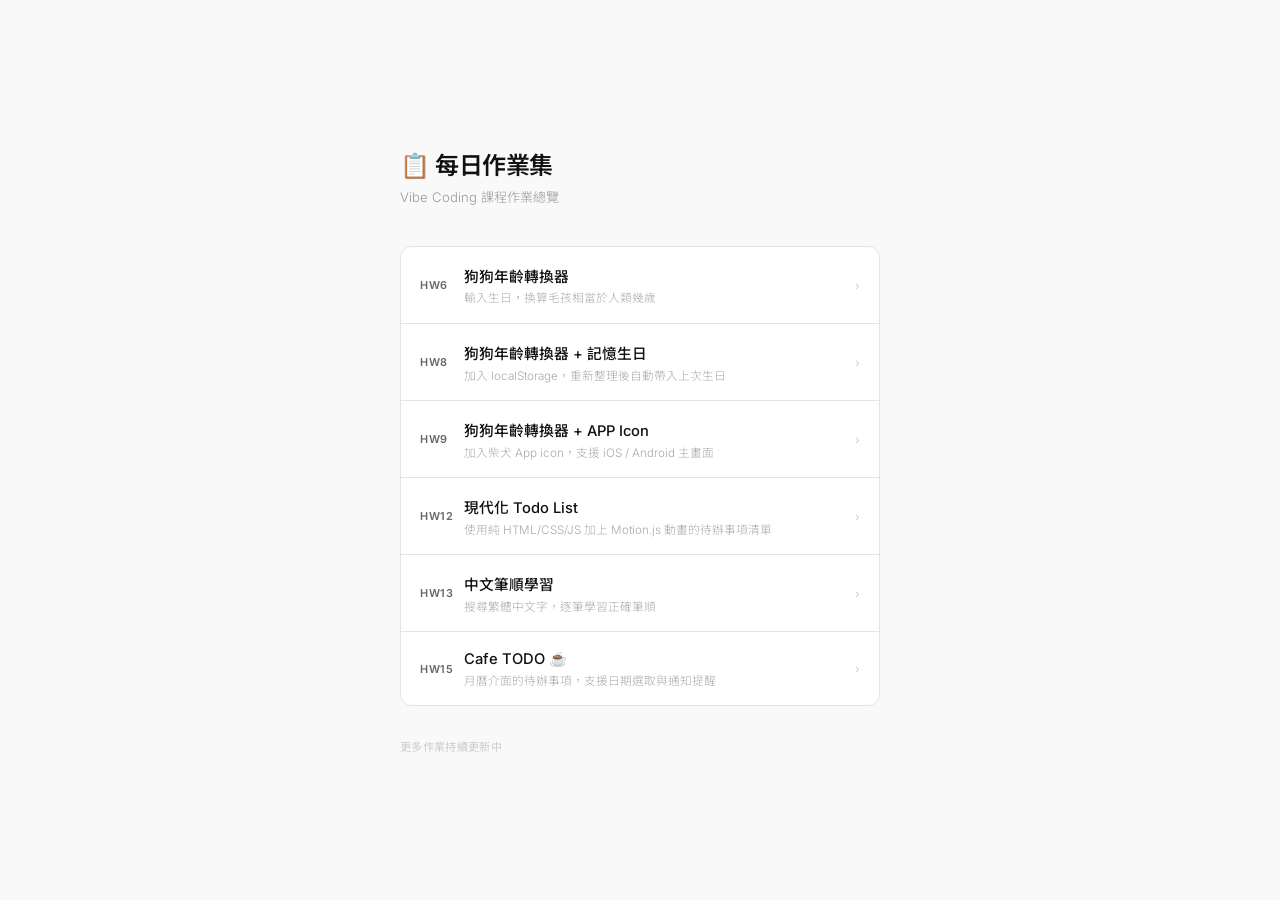
<file: index.html>
<!DOCTYPE html>
<html lang="zh-TW">
  <head>
    <meta charset="UTF-8" />
    <meta name="viewport" content="width=device-width, initial-scale=1.0" />
    <title>每日作業集</title>
    <link rel="preconnect" href="https://fonts.googleapis.com" />
    <link rel="preconnect" href="https://fonts.gstatic.com" crossorigin />
    <link
      href="https://fonts.googleapis.com/css2?family=Inter:wght@300;400;500;600&family=Noto+Sans+TC:wght@300;400;500&display=swap"
      rel="stylesheet"
    />
    <style>
      *, *::before, *::after {
        box-sizing: border-box;
        margin: 0;
        padding: 0;
      }
      body {
        min-height: 100vh;
        background: #f9f9f9;
        display: flex;
        align-items: center;
        justify-content: center;
        font-family: 'Inter', 'Noto Sans TC', sans-serif;
        padding: 2rem 1.5rem;
        color: #111;
      }

      .container {
        width: 100%;
        max-width: 480px;
      }

      .header {
        margin-bottom: 2.5rem;
      }
      .header h1 {
        font-size: 1.5rem;
        font-weight: 600;
        letter-spacing: -0.02em;
        color: #111;
      }
      .header p {
        margin-top: 0.4rem;
        font-size: 0.82rem;
        color: #999;
        font-weight: 300;
      }

      .hw-list {
        display: flex;
        flex-direction: column;
        gap: 1px;
        background: #e5e5e5;
        border: 1px solid #e5e5e5;
        border-radius: 12px;
        overflow: hidden;
      }

      .hw-link {
        display: flex;
        align-items: center;
        gap: 1rem;
        padding: 1.1rem 1.2rem;
        background: #fff;
        text-decoration: none;
        transition: background 0.15s;
      }
      .hw-link:hover {
        background: #f5f5f5;
      }

      .hw-num {
        font-size: 0.68rem;
        font-weight: 600;
        color: #666;
        letter-spacing: 0.06em;
        width: 28px;
        flex-shrink: 0;
      }
      .hw-info {
        flex: 1;
      }
      .hw-title {
        font-size: 0.92rem;
        font-weight: 500;
        color: #111;
      }
      .hw-desc {
        margin-top: 0.18rem;
        font-size: 0.73rem;
        color: #aaa;
        font-weight: 300;
      }
      .hw-arrow {
        font-size: 0.75rem;
        color: #ccc;
        flex-shrink: 0;
      }

      .footer {
        margin-top: 2rem;
        font-size: 0.7rem;
        color: #ccc;
        letter-spacing: 0.03em;
      }

      @media (max-width: 500px) {
        .header h1 { font-size: 1.25rem; }
      }
    </style>
  </head>
  <body>
    <div class="container">
      <div class="header">
        <h1>📋 每日作業集</h1>
        <p>Vibe Coding 課程作業總覽</p>
      </div>

      <div class="hw-list">
        <a class="hw-link" href="dailyHW/hw6/index.html">
          <span class="hw-num">HW6</span>
          <div class="hw-info">
            <div class="hw-title">狗狗年齡轉換器</div>
            <div class="hw-desc">輸入生日，換算毛孩相當於人類幾歲</div>
          </div>
          <span class="hw-arrow">›</span>
        </a>

        <a class="hw-link" href="dailyHW/hw8/index.html">
          <span class="hw-num">HW8</span>
          <div class="hw-info">
            <div class="hw-title">狗狗年齡轉換器 + 記憶生日</div>
            <div class="hw-desc">加入 localStorage，重新整理後自動帶入上次生日</div>
          </div>
          <span class="hw-arrow">›</span>
        </a>

        <a class="hw-link" href="dailyHW/hw9/index.html">
          <span class="hw-num">HW9</span>
          <div class="hw-info">
            <div class="hw-title">狗狗年齡轉換器 + APP Icon</div>
            <div class="hw-desc">加入柴犬 App icon，支援 iOS / Android 主畫面</div>
          </div>
          <span class="hw-arrow">›</span>
        </a>

        <a class="hw-link" href="dailyHW/hw12/index.html">
          <span class="hw-num">HW12</span>
          <div class="hw-info">
            <div class="hw-title">現代化 Todo List</div>
            <div class="hw-desc">使用純 HTML/CSS/JS 加上 Motion.js 動畫的待辦事項清單</div>
          </div>
          <span class="hw-arrow">›</span>
        </a>

        <a class="hw-link" href="dailyHW/hw13/index.html">
          <span class="hw-num">HW13</span>
          <div class="hw-info">
            <div class="hw-title">中文筆順學習</div>
            <div class="hw-desc">搜尋繁體中文字，逐筆學習正確筆順</div>
          </div>
          <span class="hw-arrow">›</span>
        </a>

        <a class="hw-link" href="dailyHW/hw15/index.html">
          <span class="hw-num">HW15</span>
          <div class="hw-info">
            <div class="hw-title">Cafe TODO ☕</div>
            <div class="hw-desc">月曆介面的待辦事項，支援日期選取與通知提醒</div>
          </div>
          <span class="hw-arrow">›</span>
        </a>
      </div>

      <p class="footer">更多作業持續更新中</p>
    </div>
  </body>
</html>
</file>
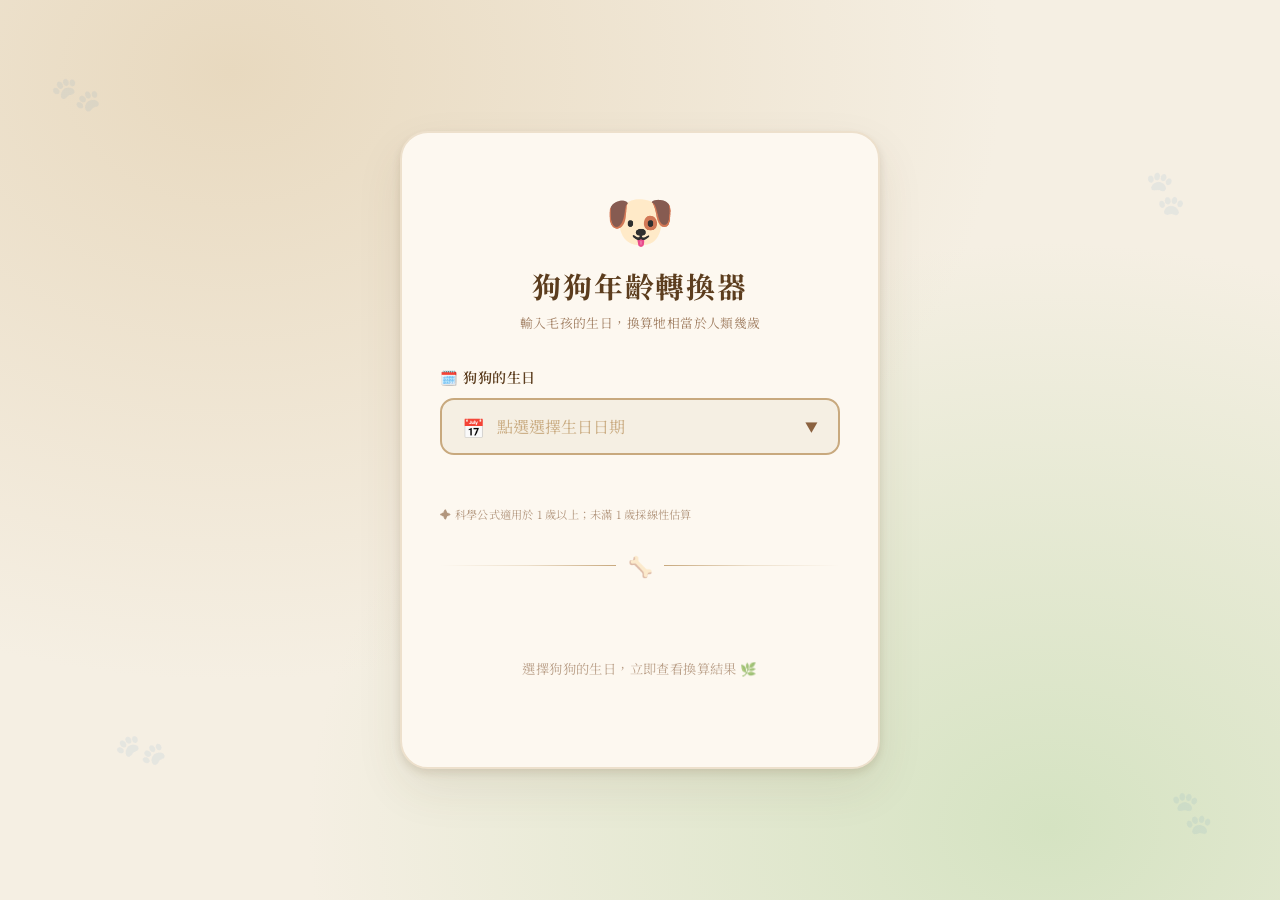
<file: hw6/index.html>
<!DOCTYPE html>
<html lang="zh-TW">
  <head>
    <meta charset="UTF-8" />
    <meta name="viewport" content="width=device-width, initial-scale=1.0" />
    <title>狗狗年齡轉換器</title>
    <link rel="preconnect" href="https://fonts.googleapis.com" />
    <link rel="preconnect" href="https://fonts.gstatic.com" crossorigin />
    <link
      href="https://fonts.googleapis.com/css2?family=Noto+Serif+TC:wght@400;600;700&display=swap"
      rel="stylesheet"
    />
    <style>
      :root {
        --cream: #f5efe3;
        --parchment: #ede0cc;
        --tan: #c8a97e;
        --brown: #8b6240;
        --dark-brown: #5c3d1e;
        --forest: #6b7c52;
        --sage: #9aad82;
        --moss: #d4dfc4;
        --warm-white: #fdf8f0;
        --shadow: rgba(92, 61, 30, 0.14);
      }
      *,
      *::before,
      *::after {
        box-sizing: border-box;
        margin: 0;
        padding: 0;
      }
      body {
        min-height: 100vh;
        background-color: var(--cream);
        background-image: radial-gradient(
            ellipse at 18% 8%,
            #e8d9bf 0%,
            transparent 52%
          ),
          radial-gradient(ellipse at 82% 92%, #d5e3c2 0%, transparent 50%);
        display: flex;
        align-items: center;
        justify-content: center;
        font-family: 'Noto Serif TC', serif;
        padding: 2rem 1rem;
      }

      /* bg paws */
      .bg-decor {
        position: fixed;
        inset: 0;
        pointer-events: none;
        overflow: hidden;
        z-index: 0;
      }
      .paw {
        position: absolute;
        font-size: 2.4rem;
        opacity: 0.065;
        animation: drift 12s ease-in-out infinite;
      }
      .p1 {
        top: 7%;
        left: 4%;
        animation-delay: 0s;
        transform: rotate(-15deg);
      }
      .p2 {
        top: 18%;
        right: 7%;
        animation-delay: 3s;
        transform: rotate(20deg);
      }
      .p3 {
        bottom: 14%;
        left: 9%;
        animation-delay: 6s;
        transform: rotate(-25deg);
      }
      .p4 {
        bottom: 7%;
        right: 5%;
        animation-delay: 9s;
        transform: rotate(15deg);
      }
      @keyframes drift {
        0%,
        100% {
          transform: translateY(0) rotate(-15deg);
        }
        50% {
          transform: translateY(-10px) rotate(-10deg);
        }
      }

      /* card */
      .card {
        position: relative;
        z-index: 1;
        background: var(--warm-white);
        border: 2px solid var(--parchment);
        border-radius: 28px;
        box-shadow: 0 4px 8px var(--shadow), 0 20px 48px rgba(92, 61, 30, 0.09);
        width: 100%;
        max-width: 480px;
        padding: 2.8rem 2.4rem 2.4rem;
        animation: slideUp 0.6s cubic-bezier(0.22, 1, 0.36, 1) both;
      }
      @keyframes slideUp {
        from {
          opacity: 0;
          transform: translateY(28px);
        }
        to {
          opacity: 1;
          transform: translateY(0);
        }
      }

      /* header */
      .header {
        text-align: center;
        margin-bottom: 2.2rem;
      }
      .dog-icon {
        font-size: 3.5rem;
        display: block;
        margin-bottom: 0.5rem;
        animation: bounce 2.4s ease-in-out infinite;
      }
      @keyframes bounce {
        0%,
        100% {
          transform: translateY(0);
        }
        50% {
          transform: translateY(-8px);
        }
      }
      h1 {
        font-size: 1.8rem;
        font-weight: 700;
        color: var(--dark-brown);
        letter-spacing: 0.06em;
      }
      .subtitle {
        margin-top: 0.4rem;
        font-size: 0.8rem;
        color: var(--brown);
        opacity: 0.82;
        letter-spacing: 0.03em;
      }

      /* input section */
      .input-section {
        margin-bottom: 1.8rem;
      }
      .field-label {
        display: flex;
        align-items: center;
        gap: 0.45rem;
        font-size: 0.88rem;
        font-weight: 600;
        color: var(--dark-brown);
        margin-bottom: 0.7rem;
        letter-spacing: 0.03em;
      }

      /* date trigger */
      .date-trigger {
        width: 100%;
        display: flex;
        align-items: center;
        gap: 0.75rem;
        padding: 0.85rem 1.2rem;
        background: var(--cream);
        border: 2px solid var(--tan);
        border-radius: 14px;
        cursor: pointer;
        transition: border-color 0.25s, box-shadow 0.25s, background 0.25s;
        font-family: 'Noto Serif TC', serif;
      }
      .date-trigger:hover {
        border-color: var(--forest);
        background: #fff;
      }
      .date-trigger.active {
        border-color: var(--forest);
        background: #fff;
        box-shadow: 0 0 0 4px rgba(107, 124, 82, 0.15);
      }
      .dt-icon {
        font-size: 1.15rem;
        flex-shrink: 0;
      }
      .dt-text {
        flex: 1;
        text-align: left;
        font-size: 1rem;
        font-weight: 600;
        color: var(--dark-brown);
      }
      .dt-text.ph {
        color: var(--tan);
        font-weight: 400;
      }
      .dt-arrow {
        font-size: 0.8rem;
        color: var(--brown);
        transition: transform 0.25s;
        flex-shrink: 0;
      }
      .dt-arrow.open {
        transform: rotate(180deg);
      }

      /* dog age tag */
      .dog-age-tag {
        display: inline-flex;
        align-items: center;
        gap: 0.35rem;
        margin-top: 0.65rem;
        background: var(--parchment);
        border: 1.5px solid var(--tan);
        border-radius: 50px;
        padding: 0.3rem 0.9rem;
        font-size: 0.78rem;
        font-weight: 600;
        color: var(--dark-brown);
        opacity: 0;
        transform: translateY(4px);
        transition: opacity 0.35s, transform 0.35s;
      }
      .dog-age-tag.visible {
        opacity: 1;
        transform: translateY(0);
      }
      .dog-age-tag .age-val {
        color: var(--forest);
        font-size: 0.92rem;
      }
      .hint {
        margin-top: 0.5rem;
        font-size: 0.7rem;
        color: var(--brown);
        opacity: 0.65;
        letter-spacing: 0.02em;
      }

      /* CALENDAR BACKDROP */
      .cal-backdrop {
        position: fixed;
        inset: 0;
        z-index: 200;
        display: none;
        align-items: center;
        justify-content: center;
        background: rgba(92, 61, 30, 0.2);
        backdrop-filter: blur(3px);
      }
      .cal-backdrop.open {
        display: flex;
        animation: fadeIn 0.18s ease;
      }
      @keyframes fadeIn {
        from {
          opacity: 0;
        }
        to {
          opacity: 1;
        }
      }

      /* CALENDAR POPUP */
      .cal-popup {
        background: var(--warm-white);
        border: 2px solid var(--parchment);
        border-radius: 22px;
        box-shadow: 0 10px 48px rgba(92, 61, 30, 0.25);
        width: 320px;
        max-width: 90vw;
        padding: 1.4rem 1.3rem 1.2rem;
        animation: popUp 0.28s cubic-bezier(0.34, 1.4, 0.64, 1) both;
      }
      @keyframes popUp {
        from {
          opacity: 0;
          transform: scale(0.88) translateY(18px);
        }
        to {
          opacity: 1;
          transform: scale(1) translateY(0);
        }
      }

      /* nav row */
      .cal-nav {
        display: flex;
        align-items: center;
        justify-content: space-between;
        margin-bottom: 1rem;
        gap: 0.4rem;
      }
      .cal-nav-btn {
        background: none;
        border: 1.5px solid var(--tan);
        border-radius: 8px;
        width: 30px;
        height: 30px;
        flex-shrink: 0;
        cursor: pointer;
        display: flex;
        align-items: center;
        justify-content: center;
        font-size: 0.85rem;
        color: var(--brown);
        transition: background 0.15s, border-color 0.15s;
      }
      .cal-nav-btn:hover {
        background: var(--parchment);
        border-color: var(--brown);
      }
      .cal-title-wrap {
        display: flex;
        align-items: center;
        gap: 0.4rem;
        flex: 1;
        justify-content: center;
      }
      .cal-sel {
        background: var(--cream);
        border: 1.5px solid var(--tan);
        border-radius: 8px;
        padding: 0.26rem 0.4rem;
        font-family: 'Noto Serif TC', serif;
        font-size: 0.85rem;
        font-weight: 600;
        color: var(--dark-brown);
        cursor: pointer;
        outline: none;
        appearance: none;
        -webkit-appearance: none;
        text-align: center;
        transition: border-color 0.18s;
      }
      .cal-sel:focus {
        border-color: var(--forest);
      }
      #yearSel {
        width: 72px;
      }
      #monthSel {
        width: 62px;
      }

      /* weekday header */
      .cal-weekdays {
        display: grid;
        grid-template-columns: repeat(7, 1fr);
        margin-bottom: 0.3rem;
      }
      .cal-wd {
        text-align: center;
        font-size: 0.66rem;
        font-weight: 600;
        color: var(--brown);
        opacity: 0.65;
        padding: 0.18rem 0;
      }

      /* days grid */
      .cal-days {
        display: grid;
        grid-template-columns: repeat(7, 1fr);
        gap: 1px;
      }
      .cal-day {
        aspect-ratio: 1;
        display: flex;
        align-items: center;
        justify-content: center;
        border-radius: 50%;
        font-size: 0.8rem;
        font-weight: 400;
        color: var(--dark-brown);
        cursor: pointer;
        border: none;
        background: none;
        font-family: 'Noto Serif TC', serif;
        transition: background 0.13s, color 0.13s;
        position: relative;
      }
      .cal-day:hover:not(.empty):not(.future) {
        background: var(--moss);
      }
      .cal-day.empty {
        pointer-events: none;
      }
      .cal-day.today {
        font-weight: 700;
        color: var(--forest);
      }
      .cal-day.today::after {
        content: '';
        position: absolute;
        bottom: 3px;
        left: 50%;
        transform: translateX(-50%);
        width: 4px;
        height: 4px;
        border-radius: 50%;
        background: var(--sage);
      }
      .cal-day.selected {
        background: var(--forest) !important;
        color: #fff !important;
        font-weight: 700;
      }
      .cal-day.future {
        color: var(--tan);
        cursor: not-allowed;
        opacity: 0.38;
      }
      .cal-day.other-month {
        opacity: 0.3;
      }

      /* footer */
      .cal-footer {
        margin-top: 0.9rem;
        padding-top: 0.8rem;
        border-top: 1.5px solid var(--parchment);
        display: flex;
        align-items: center;
        gap: 0.6rem;
      }
      .cal-cancel {
        background: none;
        border: 1.5px solid var(--tan);
        border-radius: 10px;
        padding: 0.48rem 0.85rem;
        font-family: 'Noto Serif TC', serif;
        font-size: 0.8rem;
        color: var(--brown);
        cursor: pointer;
        transition: background 0.18s;
        flex-shrink: 0;
      }
      .cal-cancel:hover {
        background: var(--parchment);
      }
      .cal-confirm {
        flex: 1;
        background: var(--forest);
        color: #fff;
        border: none;
        border-radius: 10px;
        padding: 0.5rem 0;
        font-family: 'Noto Serif TC', serif;
        font-size: 0.83rem;
        font-weight: 700;
        cursor: pointer;
        letter-spacing: 0.04em;
        transition: background 0.18s;
      }
      .cal-confirm:hover {
        background: var(--dark-brown);
      }
      .cal-confirm:disabled {
        background: var(--tan);
        cursor: not-allowed;
      }

      /* divider */
      .divider {
        display: flex;
        align-items: center;
        gap: 0.7rem;
        margin: 0 0 1.8rem;
      }
      .divider::before,
      .divider::after {
        content: '';
        flex: 1;
        height: 1.5px;
        background: linear-gradient(
          to right,
          transparent,
          var(--parchment),
          var(--tan)
        );
      }
      .divider::after {
        background: linear-gradient(
          to left,
          transparent,
          var(--parchment),
          var(--tan)
        );
      }
      .div-icon {
        font-size: 1.25rem;
        flex-shrink: 0;
      }

      /* result */
      .result-section {
        min-height: 120px;
      }
      .placeholder {
        display: flex;
        align-items: center;
        justify-content: center;
        min-height: 120px;
        text-align: center;
        font-size: 0.83rem;
        color: var(--brown);
        opacity: 0.58;
        letter-spacing: 0.03em;
      }
      .result-card {
        background: linear-gradient(135deg, var(--moss) 0%, #eaf2da 100%);
        border: 1.5px solid var(--sage);
        border-radius: 20px;
        padding: 1.6rem 1.4rem 1.4rem;
        text-align: center;
        display: none;
      }
      .result-card.show {
        display: block;
        animation: popIn 0.45s cubic-bezier(0.34, 1.56, 0.64, 1) both;
      }
      @keyframes popIn {
        from {
          opacity: 0;
          transform: scale(0.88);
        }
        to {
          opacity: 1;
          transform: scale(1);
        }
      }
      .r-label {
        font-size: 0.8rem;
        color: var(--forest);
        font-weight: 600;
        letter-spacing: 0.05em;
        margin-bottom: 0.15rem;
      }
      .r-age {
        font-size: 4.2rem;
        font-weight: 700;
        color: var(--dark-brown);
        line-height: 1.05;
        letter-spacing: -0.02em;
      }
      .r-unit {
        font-size: 1rem;
        color: var(--forest);
        font-weight: 600;
        margin-bottom: 0.8rem;
      }
      .life-stage {
        display: inline-block;
        background: var(--brown);
        color: var(--warm-white);
        font-size: 0.78rem;
        font-weight: 700;
        padding: 0.3rem 1rem;
        border-radius: 50px;
        letter-spacing: 0.06em;
        margin-bottom: 0.7rem;
      }
      .r-desc {
        font-size: 0.8rem;
        color: var(--dark-brown);
        line-height: 1.75;
        margin-bottom: 1rem;
        opacity: 0.85;
        padding: 0 0.5rem;
      }
      .formula-box {
        background: rgba(255, 255, 255, 0.6);
        border-radius: 10px;
        padding: 0.5rem 0.9rem;
        font-size: 0.72rem;
        color: var(--brown);
        display: flex;
        gap: 0.4rem;
        justify-content: center;
        flex-wrap: wrap;
        margin-bottom: 0.35rem;
      }
      .formula-text {
        font-weight: 700;
        color: var(--forest);
      }
      .formula-src {
        font-size: 0.65rem;
        color: var(--brown);
        opacity: 0.5;
      }

      @media (max-width: 500px) {
        .card {
          padding: 2.2rem 1.5rem 2rem;
        }
        h1 {
          font-size: 1.5rem;
        }
        .r-age {
          font-size: 3.5rem;
        }
      }
    </style>
  </head>
  <body>
    <div class="bg-decor">
      <span class="paw p1">🐾</span>
      <span class="paw p2">🐾</span>
      <span class="paw p3">🐾</span>
      <span class="paw p4">🐾</span>
    </div>

    <main class="card">
      <div class="header">
        <span class="dog-icon">🐶</span>
        <h1>狗狗年齡轉換器</h1>
        <p class="subtitle">輸入毛孩的生日，換算牠相當於人類幾歲</p>
      </div>

      <section class="input-section">
        <p class="field-label">🗓️ 狗狗的生日</p>
        <button
          class="date-trigger"
          id="dateTrigger"
          type="button"
          onclick="openCal()"
        >
          <span class="dt-icon">📅</span>
          <span class="dt-text ph" id="dtText">點選選擇生日日期</span>
          <span class="dt-arrow" id="dtArrow">▼</span>
        </button>
        <div class="dog-age-tag" id="dogAgeTag">
          <span>🐕 目前狗狗年齡</span>
          <span class="age-val" id="dogAgeVal">—</span>
          <span>歲</span>
        </div>
        <p class="hint">✦ 科學公式適用於 1 歲以上；未滿 1 歲採線性估算</p>
      </section>

      <div class="divider"><span class="div-icon">🦴</span></div>

      <section class="result-section">
        <div class="placeholder" id="placeholder">
          選擇狗狗的生日，立即查看換算結果 🌿
        </div>
        <div class="result-card" id="resultCard">
          <p class="r-label">相當於人類</p>
          <div class="r-age" id="resultAge">—</div>
          <p class="r-unit">歲</p>
          <div class="life-stage" id="lifeStage"></div>
          <p class="r-desc" id="resultDesc"></p>
          <div class="formula-box">
            <span>公式：</span>
            <span class="formula-text">人類年齡 = 16 × ln（狗齡）+ 31</span>
          </div>
          <p class="formula-src">
            來源：加州大學聖地牙哥分校 表觀遺傳學研究（2019）
          </p>
        </div>
      </section>
    </main>

    <!-- 月曆彈窗 -->
    <div class="cal-backdrop" id="calBackdrop" onclick="backdropClick(event)">
      <div class="cal-popup" id="calPopup">
        <div class="cal-nav">
          <button class="cal-nav-btn" onclick="shiftMonth(-1)" title="上個月">
            ◀
          </button>
          <div class="cal-title-wrap">
            <select
              class="cal-sel"
              id="yearSel"
              onchange="onYearChange()"
            ></select>
            <select
              class="cal-sel"
              id="monthSel"
              onchange="onMonthChange()"
            ></select>
          </div>
          <button class="cal-nav-btn" onclick="shiftMonth(1)" title="下個月">
            ▶
          </button>
        </div>

        <div class="cal-weekdays">
          <div class="cal-wd">日</div>
          <div class="cal-wd">一</div>
          <div class="cal-wd">二</div>
          <div class="cal-wd">三</div>
          <div class="cal-wd">四</div>
          <div class="cal-wd">五</div>
          <div class="cal-wd">六</div>
        </div>
        <div class="cal-days" id="calDays"></div>

        <div class="cal-footer">
          <button class="cal-cancel" onclick="closeCal()">取消</button>
          <button
            class="cal-confirm"
            id="confirmBtn"
            onclick="confirmDate()"
            disabled
          >
            確認選擇
          </button>
        </div>
      </div>
    </div>

    <script>
      var TODAY = new Date();
      var viewYear = TODAY.getFullYear();
      var viewMonth = TODAY.getMonth();
      var selectedDate = null;
      var pendingDate = null;

      // ── open / close ───────────────────────────────────────────
      function openCal() {
        var base = selectedDate || TODAY;
        viewYear = base.getFullYear();
        viewMonth = base.getMonth();
        pendingDate = selectedDate ? new Date(selectedDate) : null;
        buildSelects();
        renderGrid();
        document.getElementById('calBackdrop').classList.add('open');
        document.getElementById('dateTrigger').classList.add('active');
        document.getElementById('dtArrow').classList.add('open');
        document.getElementById('confirmBtn').disabled = !pendingDate;
      }
      function closeCal() {
        document.getElementById('calBackdrop').classList.remove('open');
        document.getElementById('dateTrigger').classList.remove('active');
        document.getElementById('dtArrow').classList.remove('open');
      }
      function backdropClick(e) {
        if (e.target === document.getElementById('calBackdrop')) closeCal();
      }

      // ── selects ────────────────────────────────────────────────
      function buildSelects() {
        var ySel = document.getElementById('yearSel');
        var mSel = document.getElementById('monthSel');

        ySel.innerHTML = '';
        var maxY = TODAY.getFullYear();
        var minY = maxY - 30;
        for (var y = maxY; y >= minY; y--) {
          var o = document.createElement('option');
          o.value = y;
          o.textContent = y;
          if (y === viewYear) o.selected = true;
          ySel.appendChild(o);
        }

        var mNames = [
          '1月',
          '2月',
          '3月',
          '4月',
          '5月',
          '6月',
          '7月',
          '8月',
          '9月',
          '10月',
          '11月',
          '12月',
        ];
        mSel.innerHTML = '';
        var maxM = viewYear === TODAY.getFullYear() ? TODAY.getMonth() : 11;
        for (var m = 0; m <= maxM; m++) {
          var o2 = document.createElement('option');
          o2.value = m;
          o2.textContent = mNames[m];
          if (m === viewMonth) o2.selected = true;
          mSel.appendChild(o2);
        }
      }
      function onYearChange() {
        viewYear = parseInt(document.getElementById('yearSel').value);
        // clamp month if we jumped to current year
        if (viewYear === TODAY.getFullYear() && viewMonth > TODAY.getMonth()) {
          viewMonth = TODAY.getMonth();
        }
        buildSelects();
        renderGrid();
      }
      function onMonthChange() {
        viewMonth = parseInt(document.getElementById('monthSel').value);
        renderGrid();
      }
      function shiftMonth(d) {
        viewMonth += d;
        if (viewMonth > 11) {
          viewMonth = 0;
          viewYear++;
        }
        if (viewMonth < 0) {
          viewMonth = 11;
          viewYear--;
        }
        // clamp: can't go past today's month
        if (
          viewYear > TODAY.getFullYear() ||
          (viewYear === TODAY.getFullYear() && viewMonth > TODAY.getMonth())
        ) {
          viewYear = TODAY.getFullYear();
          viewMonth = TODAY.getMonth();
        }
        // clamp: can't go before 30 years ago
        var minYear = TODAY.getFullYear() - 30;
        if (viewYear < minYear) {
          viewYear = minYear;
          viewMonth = 0;
        }
        buildSelects();
        renderGrid();
      }

      // ── render grid ────────────────────────────────────────────
      function sameDay(a, b) {
        return (
          a.getFullYear() === b.getFullYear() &&
          a.getMonth() === b.getMonth() &&
          a.getDate() === b.getDate()
        );
      }
      function renderGrid() {
        var grid = document.getElementById('calDays');
        grid.innerHTML = '';

        var firstDay = new Date(viewYear, viewMonth, 1).getDay();
        var daysInMonth = new Date(viewYear, viewMonth + 1, 0).getDate();

        for (var i = 0; i < firstDay; i++) {
          var blank = document.createElement('button');
          blank.className = 'cal-day empty';
          blank.textContent = '';
          grid.appendChild(blank);
        }
        for (var day = 1; day <= daysInMonth; day++) {
          var btn = document.createElement('button');
          var thisD = new Date(viewYear, viewMonth, day);
          var cls = 'cal-day';
          if (thisD > TODAY) cls += ' future';
          if (sameDay(thisD, TODAY)) cls += ' today';
          if (pendingDate && sameDay(thisD, pendingDate)) cls += ' selected';
          btn.className = cls;
          btn.textContent = day;
          if (thisD <= TODAY) {
            (function (dt) {
              btn.addEventListener('click', function () {
                pickDay(dt);
              });
            })(new Date(viewYear, viewMonth, day));
          }
          grid.appendChild(btn);
        }
      }
      function pickDay(dt) {
        pendingDate = dt;
        renderGrid();
        document.getElementById('confirmBtn').disabled = false;
      }

      // ── confirm ────────────────────────────────────────────────
      function confirmDate() {
        if (!pendingDate) return;
        selectedDate = new Date(pendingDate);

        var el = document.getElementById('dtText');
        el.classList.remove('ph');
        el.textContent =
          selectedDate.getFullYear() +
          ' / ' +
          String(selectedDate.getMonth() + 1).padStart(2, '0') +
          ' / ' +
          String(selectedDate.getDate()).padStart(2, '0');

        closeCal();
        showResult();
      }

      // ── formula & result ───────────────────────────────────────
      function dogYearsFrom(birthday) {
        return (TODAY - birthday) / (1000 * 60 * 60 * 24 * 365.25);
      }
      function toHuman(yrs) {
        if (yrs <= 0) return null;
        return yrs < 1
          ? Math.round(yrs * 31)
          : Math.round(16 * Math.log(yrs) + 31);
      }
      function getStage(h) {
        if (h < 13)
          return [
            '幼年期 🐣',
            '正在快速成長，充滿好奇心，每一天都是新發現的冒險！',
          ];
        if (h < 20)
          return [
            '青少年期 🌱',
            '精力旺盛、愛玩耍，正處於探索世界的美好年紀。',
          ];
        if (h < 35)
          return ['青年期 🌿', '體力充沛、學習力強，是毛孩最活躍的黃金歲月。'];
        if (h < 50)
          return [
            '壯年期 🌳',
            '穩重成熟、個性鮮明，與主人默契十足的最佳夥伴。',
          ];
        if (h < 65)
          return [
            '中年期 🍂',
            '需要開始多留意健康，規律飲食與溫和運動是關鍵。',
          ];
        if (h < 80)
          return [
            '熟齡期 🌾',
            '步調放緩，需要更多關愛，定期健檢讓毛孩安心老去。',
          ];
        return [
          '高齡期 🌸',
          '是家中最珍貴的老寶貝，每一刻的陪伴都值得好好珍惜。',
        ];
      }
      function showResult() {
        var yrs = dogYearsFrom(selectedDate);
        var hAge = toHuman(yrs);
        var tag = document.getElementById('dogAgeTag');
        var ph = document.getElementById('placeholder');
        var rc = document.getElementById('resultCard');

        if (!hAge || yrs <= 0) {
          tag.classList.remove('visible');
          ph.style.display = 'flex';
          rc.classList.remove('show');
          return;
        }

        document.getElementById('dogAgeVal').textContent = yrs.toFixed(1);
        tag.classList.add('visible');

        var sg = getStage(hAge);
        document.getElementById('resultAge').textContent = hAge;
        document.getElementById('lifeStage').textContent = sg[0];
        document.getElementById('resultDesc').textContent = sg[1];

        ph.style.display = 'none';
        rc.classList.remove('show');
        void rc.offsetWidth;
        rc.classList.add('show');
      }
    </script>
  </body>
</html>
</file>
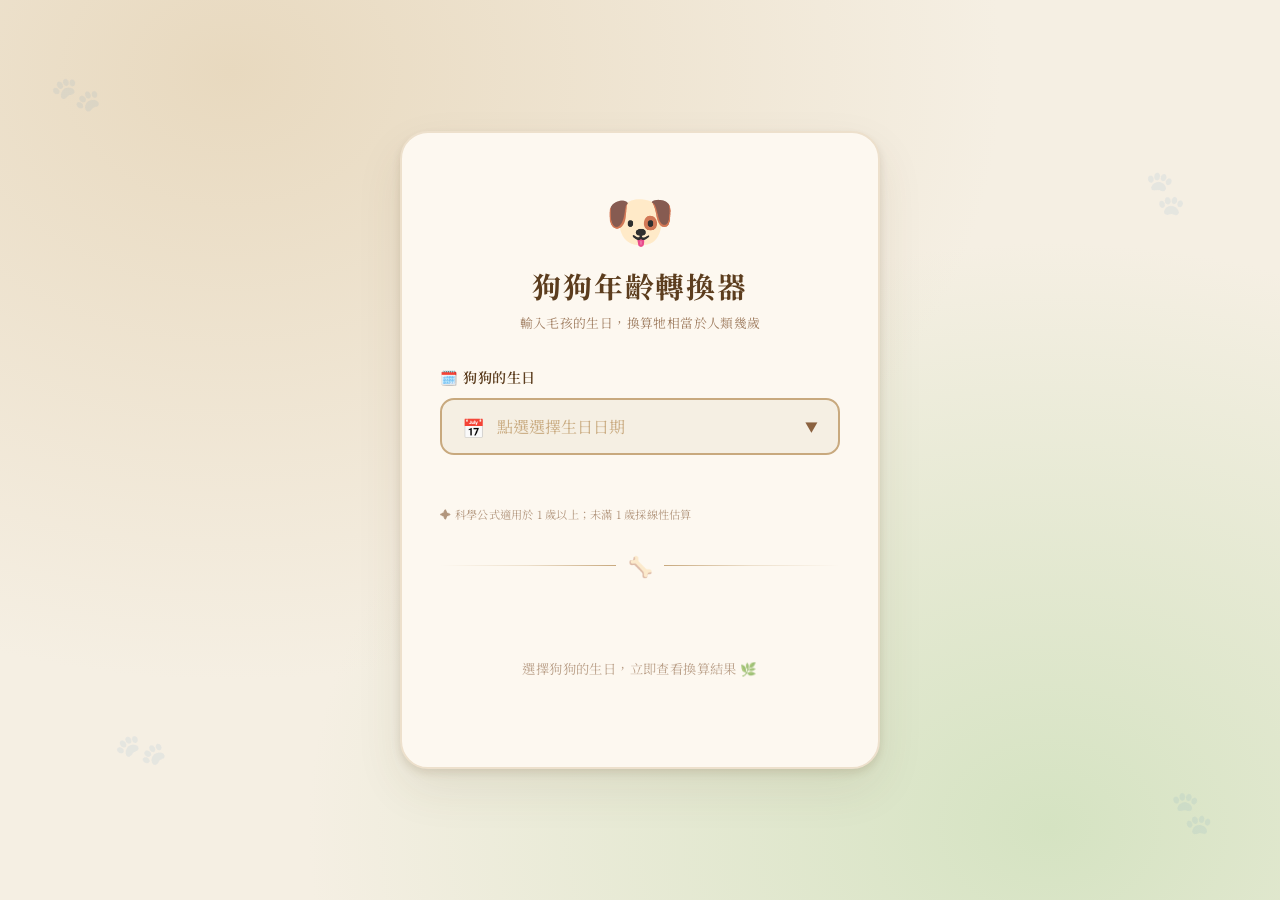
<file: hw8/index.html>
<!DOCTYPE html>
<html lang="zh-TW">
  <head>
    <meta charset="UTF-8" />
    <meta name="viewport" content="width=device-width, initial-scale=1.0" />
    <title>狗狗年齡轉換器</title>
    <link rel="preconnect" href="https://fonts.googleapis.com" />
    <link rel="preconnect" href="https://fonts.gstatic.com" crossorigin />
    <link
      href="https://fonts.googleapis.com/css2?family=Noto+Serif+TC:wght@400;600;700&display=swap"
      rel="stylesheet"
    />
    <style>
      :root {
        --cream: #f5efe3;
        --parchment: #ede0cc;
        --tan: #c8a97e;
        --brown: #8b6240;
        --dark-brown: #5c3d1e;
        --forest: #6b7c52;
        --sage: #9aad82;
        --moss: #d4dfc4;
        --warm-white: #fdf8f0;
        --shadow: rgba(92, 61, 30, 0.14);
      }
      *,
      *::before,
      *::after {
        box-sizing: border-box;
        margin: 0;
        padding: 0;
      }
      body {
        min-height: 100vh;
        background-color: var(--cream);
        background-image: radial-gradient(
            ellipse at 18% 8%,
            #e8d9bf 0%,
            transparent 52%
          ),
          radial-gradient(ellipse at 82% 92%, #d5e3c2 0%, transparent 50%);
        display: flex;
        align-items: center;
        justify-content: center;
        font-family: 'Noto Serif TC', serif;
        padding: 2rem 1rem;
      }

      /* bg paws */
      .bg-decor {
        position: fixed;
        inset: 0;
        pointer-events: none;
        overflow: hidden;
        z-index: 0;
      }
      .paw {
        position: absolute;
        font-size: 2.4rem;
        opacity: 0.065;
        animation: drift 12s ease-in-out infinite;
      }
      .p1 {
        top: 7%;
        left: 4%;
        animation-delay: 0s;
        transform: rotate(-15deg);
      }
      .p2 {
        top: 18%;
        right: 7%;
        animation-delay: 3s;
        transform: rotate(20deg);
      }
      .p3 {
        bottom: 14%;
        left: 9%;
        animation-delay: 6s;
        transform: rotate(-25deg);
      }
      .p4 {
        bottom: 7%;
        right: 5%;
        animation-delay: 9s;
        transform: rotate(15deg);
      }
      @keyframes drift {
        0%,
        100% {
          transform: translateY(0) rotate(-15deg);
        }
        50% {
          transform: translateY(-10px) rotate(-10deg);
        }
      }

      /* card */
      .card {
        position: relative;
        z-index: 1;
        background: var(--warm-white);
        border: 2px solid var(--parchment);
        border-radius: 28px;
        box-shadow: 0 4px 8px var(--shadow), 0 20px 48px rgba(92, 61, 30, 0.09);
        width: 100%;
        max-width: 480px;
        padding: 2.8rem 2.4rem 2.4rem;
        animation: slideUp 0.6s cubic-bezier(0.22, 1, 0.36, 1) both;
      }
      @keyframes slideUp {
        from {
          opacity: 0;
          transform: translateY(28px);
        }
        to {
          opacity: 1;
          transform: translateY(0);
        }
      }

      /* header */
      .header {
        text-align: center;
        margin-bottom: 2.2rem;
      }
      .dog-icon {
        font-size: 3.5rem;
        display: block;
        margin-bottom: 0.5rem;
        animation: bounce 2.4s ease-in-out infinite;
      }
      @keyframes bounce {
        0%,
        100% {
          transform: translateY(0);
        }
        50% {
          transform: translateY(-8px);
        }
      }
      h1 {
        font-size: 1.8rem;
        font-weight: 700;
        color: var(--dark-brown);
        letter-spacing: 0.06em;
      }
      .subtitle {
        margin-top: 0.4rem;
        font-size: 0.8rem;
        color: var(--brown);
        opacity: 0.82;
        letter-spacing: 0.03em;
      }

      /* input section */
      .input-section {
        margin-bottom: 1.8rem;
      }
      .field-label {
        display: flex;
        align-items: center;
        gap: 0.45rem;
        font-size: 0.88rem;
        font-weight: 600;
        color: var(--dark-brown);
        margin-bottom: 0.7rem;
        letter-spacing: 0.03em;
      }

      /* date trigger */
      .date-trigger {
        width: 100%;
        display: flex;
        align-items: center;
        gap: 0.75rem;
        padding: 0.85rem 1.2rem;
        background: var(--cream);
        border: 2px solid var(--tan);
        border-radius: 14px;
        cursor: pointer;
        transition: border-color 0.25s, box-shadow 0.25s, background 0.25s;
        font-family: 'Noto Serif TC', serif;
      }
      .date-trigger:hover {
        border-color: var(--forest);
        background: #fff;
      }
      .date-trigger.active {
        border-color: var(--forest);
        background: #fff;
        box-shadow: 0 0 0 4px rgba(107, 124, 82, 0.15);
      }
      .dt-icon {
        font-size: 1.15rem;
        flex-shrink: 0;
      }
      .dt-text {
        flex: 1;
        text-align: left;
        font-size: 1rem;
        font-weight: 600;
        color: var(--dark-brown);
      }
      .dt-text.ph {
        color: var(--tan);
        font-weight: 400;
      }
      .dt-arrow {
        font-size: 0.8rem;
        color: var(--brown);
        transition: transform 0.25s;
        flex-shrink: 0;
      }
      .dt-arrow.open {
        transform: rotate(180deg);
      }

      /* dog age tag */
      .dog-age-tag {
        display: inline-flex;
        align-items: center;
        gap: 0.35rem;
        margin-top: 0.65rem;
        background: var(--parchment);
        border: 1.5px solid var(--tan);
        border-radius: 50px;
        padding: 0.3rem 0.9rem;
        font-size: 0.78rem;
        font-weight: 600;
        color: var(--dark-brown);
        opacity: 0;
        transform: translateY(4px);
        transition: opacity 0.35s, transform 0.35s;
      }
      .dog-age-tag.visible {
        opacity: 1;
        transform: translateY(0);
      }
      .dog-age-tag .age-val {
        color: var(--forest);
        font-size: 0.92rem;
      }
      .hint {
        margin-top: 0.5rem;
        font-size: 0.7rem;
        color: var(--brown);
        opacity: 0.65;
        letter-spacing: 0.02em;
      }

      /* CALENDAR BACKDROP */
      .cal-backdrop {
        position: fixed;
        inset: 0;
        z-index: 200;
        display: none;
        align-items: center;
        justify-content: center;
        background: rgba(92, 61, 30, 0.2);
        backdrop-filter: blur(3px);
      }
      .cal-backdrop.open {
        display: flex;
        animation: fadeIn 0.18s ease;
      }
      @keyframes fadeIn {
        from {
          opacity: 0;
        }
        to {
          opacity: 1;
        }
      }

      /* CALENDAR POPUP */
      .cal-popup {
        background: var(--warm-white);
        border: 2px solid var(--parchment);
        border-radius: 22px;
        box-shadow: 0 10px 48px rgba(92, 61, 30, 0.25);
        width: 320px;
        max-width: 90vw;
        padding: 1.4rem 1.3rem 1.2rem;
        animation: popUp 0.28s cubic-bezier(0.34, 1.4, 0.64, 1) both;
      }
      @keyframes popUp {
        from {
          opacity: 0;
          transform: scale(0.88) translateY(18px);
        }
        to {
          opacity: 1;
          transform: scale(1) translateY(0);
        }
      }

      /* nav row */
      .cal-nav {
        display: flex;
        align-items: center;
        justify-content: space-between;
        margin-bottom: 1rem;
        gap: 0.4rem;
      }
      .cal-nav-btn {
        background: none;
        border: 1.5px solid var(--tan);
        border-radius: 8px;
        width: 30px;
        height: 30px;
        flex-shrink: 0;
        cursor: pointer;
        display: flex;
        align-items: center;
        justify-content: center;
        font-size: 0.85rem;
        color: var(--brown);
        transition: background 0.15s, border-color 0.15s;
      }
      .cal-nav-btn:hover {
        background: var(--parchment);
        border-color: var(--brown);
      }
      .cal-title-wrap {
        display: flex;
        align-items: center;
        gap: 0.4rem;
        flex: 1;
        justify-content: center;
      }
      .cal-sel {
        background: var(--cream);
        border: 1.5px solid var(--tan);
        border-radius: 8px;
        padding: 0.26rem 0.4rem;
        font-family: 'Noto Serif TC', serif;
        font-size: 0.85rem;
        font-weight: 600;
        color: var(--dark-brown);
        cursor: pointer;
        outline: none;
        appearance: none;
        -webkit-appearance: none;
        text-align: center;
        transition: border-color 0.18s;
      }
      .cal-sel:focus {
        border-color: var(--forest);
      }
      #yearSel {
        width: 72px;
      }
      #monthSel {
        width: 62px;
      }

      /* weekday header */
      .cal-weekdays {
        display: grid;
        grid-template-columns: repeat(7, 1fr);
        margin-bottom: 0.3rem;
      }
      .cal-wd {
        text-align: center;
        font-size: 0.66rem;
        font-weight: 600;
        color: var(--brown);
        opacity: 0.65;
        padding: 0.18rem 0;
      }

      /* days grid */
      .cal-days {
        display: grid;
        grid-template-columns: repeat(7, 1fr);
        gap: 1px;
      }
      .cal-day {
        aspect-ratio: 1;
        display: flex;
        align-items: center;
        justify-content: center;
        border-radius: 50%;
        font-size: 0.8rem;
        font-weight: 400;
        color: var(--dark-brown);
        cursor: pointer;
        border: none;
        background: none;
        font-family: 'Noto Serif TC', serif;
        transition: background 0.13s, color 0.13s;
        position: relative;
      }
      .cal-day:hover:not(.empty):not(.future) {
        background: var(--moss);
      }
      .cal-day.empty {
        pointer-events: none;
      }
      .cal-day.today {
        font-weight: 700;
        color: var(--forest);
      }
      .cal-day.today::after {
        content: '';
        position: absolute;
        bottom: 3px;
        left: 50%;
        transform: translateX(-50%);
        width: 4px;
        height: 4px;
        border-radius: 50%;
        background: var(--sage);
      }
      .cal-day.selected {
        background: var(--forest) !important;
        color: #fff !important;
        font-weight: 700;
      }
      .cal-day.future {
        color: var(--tan);
        cursor: not-allowed;
        opacity: 0.38;
      }
      .cal-day.other-month {
        opacity: 0.3;
      }

      /* footer */
      .cal-footer {
        margin-top: 0.9rem;
        padding-top: 0.8rem;
        border-top: 1.5px solid var(--parchment);
        display: flex;
        align-items: center;
        gap: 0.6rem;
      }
      .cal-cancel {
        background: none;
        border: 1.5px solid var(--tan);
        border-radius: 10px;
        padding: 0.48rem 0.85rem;
        font-family: 'Noto Serif TC', serif;
        font-size: 0.8rem;
        color: var(--brown);
        cursor: pointer;
        transition: background 0.18s;
        flex-shrink: 0;
      }
      .cal-cancel:hover {
        background: var(--parchment);
      }
      .cal-confirm {
        flex: 1;
        background: var(--forest);
        color: #fff;
        border: none;
        border-radius: 10px;
        padding: 0.5rem 0;
        font-family: 'Noto Serif TC', serif;
        font-size: 0.83rem;
        font-weight: 700;
        cursor: pointer;
        letter-spacing: 0.04em;
        transition: background 0.18s;
      }
      .cal-confirm:hover {
        background: var(--dark-brown);
      }
      .cal-confirm:disabled {
        background: var(--tan);
        cursor: not-allowed;
      }

      /* divider */
      .divider {
        display: flex;
        align-items: center;
        gap: 0.7rem;
        margin: 0 0 1.8rem;
      }
      .divider::before,
      .divider::after {
        content: '';
        flex: 1;
        height: 1.5px;
        background: linear-gradient(
          to right,
          transparent,
          var(--parchment),
          var(--tan)
        );
      }
      .divider::after {
        background: linear-gradient(
          to left,
          transparent,
          var(--parchment),
          var(--tan)
        );
      }
      .div-icon {
        font-size: 1.25rem;
        flex-shrink: 0;
      }

      /* result */
      .result-section {
        min-height: 120px;
      }
      .placeholder {
        display: flex;
        align-items: center;
        justify-content: center;
        min-height: 120px;
        text-align: center;
        font-size: 0.83rem;
        color: var(--brown);
        opacity: 0.58;
        letter-spacing: 0.03em;
      }
      .result-card {
        background: linear-gradient(135deg, var(--moss) 0%, #eaf2da 100%);
        border: 1.5px solid var(--sage);
        border-radius: 20px;
        padding: 1.6rem 1.4rem 1.4rem;
        text-align: center;
        display: none;
      }
      .result-card.show {
        display: block;
        animation: popIn 0.45s cubic-bezier(0.34, 1.56, 0.64, 1) both;
      }
      @keyframes popIn {
        from {
          opacity: 0;
          transform: scale(0.88);
        }
        to {
          opacity: 1;
          transform: scale(1);
        }
      }
      .r-label {
        font-size: 0.8rem;
        color: var(--forest);
        font-weight: 600;
        letter-spacing: 0.05em;
        margin-bottom: 0.15rem;
      }
      .r-age {
        font-size: 4.2rem;
        font-weight: 700;
        color: var(--dark-brown);
        line-height: 1.05;
        letter-spacing: -0.02em;
      }
      .r-unit {
        font-size: 1rem;
        color: var(--forest);
        font-weight: 600;
        margin-bottom: 0.8rem;
      }
      .life-stage {
        display: inline-block;
        background: var(--brown);
        color: var(--warm-white);
        font-size: 0.78rem;
        font-weight: 700;
        padding: 0.3rem 1rem;
        border-radius: 50px;
        letter-spacing: 0.06em;
        margin-bottom: 0.7rem;
      }
      .r-desc {
        font-size: 0.8rem;
        color: var(--dark-brown);
        line-height: 1.75;
        margin-bottom: 1rem;
        opacity: 0.85;
        padding: 0 0.5rem;
      }
      .formula-box {
        background: rgba(255, 255, 255, 0.6);
        border-radius: 10px;
        padding: 0.5rem 0.9rem;
        font-size: 0.72rem;
        color: var(--brown);
        display: flex;
        gap: 0.4rem;
        justify-content: center;
        flex-wrap: wrap;
        margin-bottom: 0.35rem;
      }
      .formula-text {
        font-weight: 700;
        color: var(--forest);
      }
      .formula-src {
        font-size: 0.65rem;
        color: var(--brown);
        opacity: 0.5;
      }

      @media (max-width: 500px) {
        .card {
          padding: 2.2rem 1.5rem 2rem;
        }
        h1 {
          font-size: 1.5rem;
        }
        .r-age {
          font-size: 3.5rem;
        }
      }
    </style>
  </head>
  <body>
    <div class="bg-decor">
      <span class="paw p1">🐾</span>
      <span class="paw p2">🐾</span>
      <span class="paw p3">🐾</span>
      <span class="paw p4">🐾</span>
    </div>

    <main class="card">
      <div class="header">
        <span class="dog-icon">🐶</span>
        <h1>狗狗年齡轉換器</h1>
        <p class="subtitle">輸入毛孩的生日，換算牠相當於人類幾歲</p>
      </div>

      <section class="input-section">
        <p class="field-label">🗓️ 狗狗的生日</p>
        <button
          class="date-trigger"
          id="dateTrigger"
          type="button"
          onclick="openCal()"
        >
          <span class="dt-icon">📅</span>
          <span class="dt-text ph" id="dtText">點選選擇生日日期</span>
          <span class="dt-arrow" id="dtArrow">▼</span>
        </button>
        <div class="dog-age-tag" id="dogAgeTag">
          <span>🐕 目前狗狗年齡</span>
          <span class="age-val" id="dogAgeVal">—</span>
          <span>歲</span>
        </div>
        <p class="hint">✦ 科學公式適用於 1 歲以上；未滿 1 歲採線性估算</p>
      </section>

      <div class="divider"><span class="div-icon">🦴</span></div>

      <section class="result-section">
        <div class="placeholder" id="placeholder">
          選擇狗狗的生日，立即查看換算結果 🌿
        </div>
        <div class="result-card" id="resultCard">
          <p class="r-label">相當於人類</p>
          <div class="r-age" id="resultAge">—</div>
          <p class="r-unit">歲</p>
          <div class="life-stage" id="lifeStage"></div>
          <p class="r-desc" id="resultDesc"></p>
          <div class="formula-box">
            <span>公式：</span>
            <span class="formula-text">人類年齡 = 16 × ln（狗齡）+ 31</span>
          </div>
          <p class="formula-src">
            來源：加州大學聖地牙哥分校 表觀遺傳學研究（2019）
          </p>
        </div>
      </section>
    </main>

    <!-- 月曆彈窗 -->
    <div class="cal-backdrop" id="calBackdrop" onclick="backdropClick(event)">
      <div class="cal-popup" id="calPopup">
        <div class="cal-nav">
          <button class="cal-nav-btn" onclick="shiftMonth(-1)" title="上個月">
            ◀
          </button>
          <div class="cal-title-wrap">
            <select
              class="cal-sel"
              id="yearSel"
              onchange="onYearChange()"
            ></select>
            <select
              class="cal-sel"
              id="monthSel"
              onchange="onMonthChange()"
            ></select>
          </div>
          <button class="cal-nav-btn" onclick="shiftMonth(1)" title="下個月">
            ▶
          </button>
        </div>

        <div class="cal-weekdays">
          <div class="cal-wd">日</div>
          <div class="cal-wd">一</div>
          <div class="cal-wd">二</div>
          <div class="cal-wd">三</div>
          <div class="cal-wd">四</div>
          <div class="cal-wd">五</div>
          <div class="cal-wd">六</div>
        </div>
        <div class="cal-days" id="calDays"></div>

        <div class="cal-footer">
          <button class="cal-cancel" onclick="closeCal()">取消</button>
          <button
            class="cal-confirm"
            id="confirmBtn"
            onclick="confirmDate()"
            disabled
          >
            確認選擇
          </button>
        </div>
      </div>
    </div>

    <script>
      var TODAY = new Date();
      var viewYear = TODAY.getFullYear();
      var viewMonth = TODAY.getMonth();
      var selectedDate = null;
      var pendingDate = null;

      var STORAGE_KEY = 'dogBirthday';

      // ── init: 從 localStorage 讀取上次儲存的生日 ──────────────────
      function loadSavedBirthday() {
        var saved = localStorage.getItem(STORAGE_KEY);
        if (!saved) return;
        var d = new Date(saved);
        if (isNaN(d.getTime()) || d > TODAY) return;
        selectedDate = d;
        var el = document.getElementById('dtText');
        el.classList.remove('ph');
        el.textContent =
          selectedDate.getFullYear() +
          ' / ' +
          String(selectedDate.getMonth() + 1).padStart(2, '0') +
          ' / ' +
          String(selectedDate.getDate()).padStart(2, '0');
        showResult();
      }

      // ── open / close ───────────────────────────────────────────
      function openCal() {
        var base = selectedDate || TODAY;
        viewYear = base.getFullYear();
        viewMonth = base.getMonth();
        pendingDate = selectedDate ? new Date(selectedDate) : null;
        buildSelects();
        renderGrid();
        document.getElementById('calBackdrop').classList.add('open');
        document.getElementById('dateTrigger').classList.add('active');
        document.getElementById('dtArrow').classList.add('open');
        document.getElementById('confirmBtn').disabled = !pendingDate;
      }
      function closeCal() {
        document.getElementById('calBackdrop').classList.remove('open');
        document.getElementById('dateTrigger').classList.remove('active');
        document.getElementById('dtArrow').classList.remove('open');
      }
      function backdropClick(e) {
        if (e.target === document.getElementById('calBackdrop')) closeCal();
      }

      // ── selects ────────────────────────────────────────────────
      function buildSelects() {
        var ySel = document.getElementById('yearSel');
        var mSel = document.getElementById('monthSel');

        ySel.innerHTML = '';
        var maxY = TODAY.getFullYear();
        var minY = maxY - 30;
        for (var y = maxY; y >= minY; y--) {
          var o = document.createElement('option');
          o.value = y;
          o.textContent = y;
          if (y === viewYear) o.selected = true;
          ySel.appendChild(o);
        }

        var mNames = [
          '1月',
          '2月',
          '3月',
          '4月',
          '5月',
          '6月',
          '7月',
          '8月',
          '9月',
          '10月',
          '11月',
          '12月',
        ];
        mSel.innerHTML = '';
        var maxM = viewYear === TODAY.getFullYear() ? TODAY.getMonth() : 11;
        for (var m = 0; m <= maxM; m++) {
          var o2 = document.createElement('option');
          o2.value = m;
          o2.textContent = mNames[m];
          if (m === viewMonth) o2.selected = true;
          mSel.appendChild(o2);
        }
      }
      function onYearChange() {
        viewYear = parseInt(document.getElementById('yearSel').value);
        if (viewYear === TODAY.getFullYear() && viewMonth > TODAY.getMonth()) {
          viewMonth = TODAY.getMonth();
        }
        buildSelects();
        renderGrid();
      }
      function onMonthChange() {
        viewMonth = parseInt(document.getElementById('monthSel').value);
        renderGrid();
      }
      function shiftMonth(d) {
        viewMonth += d;
        if (viewMonth > 11) {
          viewMonth = 0;
          viewYear++;
        }
        if (viewMonth < 0) {
          viewMonth = 11;
          viewYear--;
        }
        if (
          viewYear > TODAY.getFullYear() ||
          (viewYear === TODAY.getFullYear() && viewMonth > TODAY.getMonth())
        ) {
          viewYear = TODAY.getFullYear();
          viewMonth = TODAY.getMonth();
        }
        var minYear = TODAY.getFullYear() - 30;
        if (viewYear < minYear) {
          viewYear = minYear;
          viewMonth = 0;
        }
        buildSelects();
        renderGrid();
      }

      // ── render grid ────────────────────────────────────────────
      function sameDay(a, b) {
        return (
          a.getFullYear() === b.getFullYear() &&
          a.getMonth() === b.getMonth() &&
          a.getDate() === b.getDate()
        );
      }
      function renderGrid() {
        var grid = document.getElementById('calDays');
        grid.innerHTML = '';

        var firstDay = new Date(viewYear, viewMonth, 1).getDay();
        var daysInMonth = new Date(viewYear, viewMonth + 1, 0).getDate();

        for (var i = 0; i < firstDay; i++) {
          var blank = document.createElement('button');
          blank.className = 'cal-day empty';
          blank.textContent = '';
          grid.appendChild(blank);
        }
        for (var day = 1; day <= daysInMonth; day++) {
          var btn = document.createElement('button');
          var thisD = new Date(viewYear, viewMonth, day);
          var cls = 'cal-day';
          if (thisD > TODAY) cls += ' future';
          if (sameDay(thisD, TODAY)) cls += ' today';
          if (pendingDate && sameDay(thisD, pendingDate)) cls += ' selected';
          btn.className = cls;
          btn.textContent = day;
          if (thisD <= TODAY) {
            (function (dt) {
              btn.addEventListener('click', function () {
                pickDay(dt);
              });
            })(new Date(viewYear, viewMonth, day));
          }
          grid.appendChild(btn);
        }
      }
      function pickDay(dt) {
        pendingDate = dt;
        renderGrid();
        document.getElementById('confirmBtn').disabled = false;
      }

      // ── confirm ────────────────────────────────────────────────
      function confirmDate() {
        if (!pendingDate) return;
        selectedDate = new Date(pendingDate);

        // 儲存到 localStorage
        localStorage.setItem(STORAGE_KEY, selectedDate.toISOString());

        var el = document.getElementById('dtText');
        el.classList.remove('ph');
        el.textContent =
          selectedDate.getFullYear() +
          ' / ' +
          String(selectedDate.getMonth() + 1).padStart(2, '0') +
          ' / ' +
          String(selectedDate.getDate()).padStart(2, '0');

        closeCal();
        showResult();
      }

      // ── formula & result ───────────────────────────────────────
      function dogYearsFrom(birthday) {
        return (TODAY - birthday) / (1000 * 60 * 60 * 24 * 365.25);
      }
      function toHuman(yrs) {
        if (yrs <= 0) return null;
        return yrs < 1
          ? Math.round(yrs * 31)
          : Math.round(16 * Math.log(yrs) + 31);
      }
      function getStage(h) {
        if (h < 13)
          return [
            '幼年期 🐣',
            '正在快速成長，充滿好奇心，每一天都是新發現的冒險！',
          ];
        if (h < 20)
          return [
            '青少年期 🌱',
            '精力旺盛、愛玩耍，正處於探索世界的美好年紀。',
          ];
        if (h < 35)
          return ['青年期 🌿', '體力充沛、學習力強，是毛孩最活躍的黃金歲月。'];
        if (h < 50)
          return [
            '壯年期 🌳',
            '穩重成熟、個性鮮明，與主人默契十足的最佳夥伴。',
          ];
        if (h < 65)
          return [
            '中年期 🍂',
            '需要開始多留意健康，規律飲食與溫和運動是關鍵。',
          ];
        if (h < 80)
          return [
            '熟齡期 🌾',
            '步調放緩，需要更多關愛，定期健檢讓毛孩安心老去。',
          ];
        return [
          '高齡期 🌸',
          '是家中最珍貴的老寶貝，每一刻的陪伴都值得好好珍惜。',
        ];
      }
      function showResult() {
        var yrs = dogYearsFrom(selectedDate);
        var hAge = toHuman(yrs);
        var tag = document.getElementById('dogAgeTag');
        var ph = document.getElementById('placeholder');
        var rc = document.getElementById('resultCard');

        if (!hAge || yrs <= 0) {
          tag.classList.remove('visible');
          ph.style.display = 'flex';
          rc.classList.remove('show');
          return;
        }

        document.getElementById('dogAgeVal').textContent = yrs.toFixed(1);
        tag.classList.add('visible');

        var sg = getStage(hAge);
        document.getElementById('resultAge').textContent = hAge;
        document.getElementById('lifeStage').textContent = sg[0];
        document.getElementById('resultDesc').textContent = sg[1];

        ph.style.display = 'none';
        rc.classList.remove('show');
        void rc.offsetWidth;
        rc.classList.add('show');
      }

      // 頁面載入時自動還原上次的生日
      loadSavedBirthday();
    </script>
  </body>
</html>
</file>
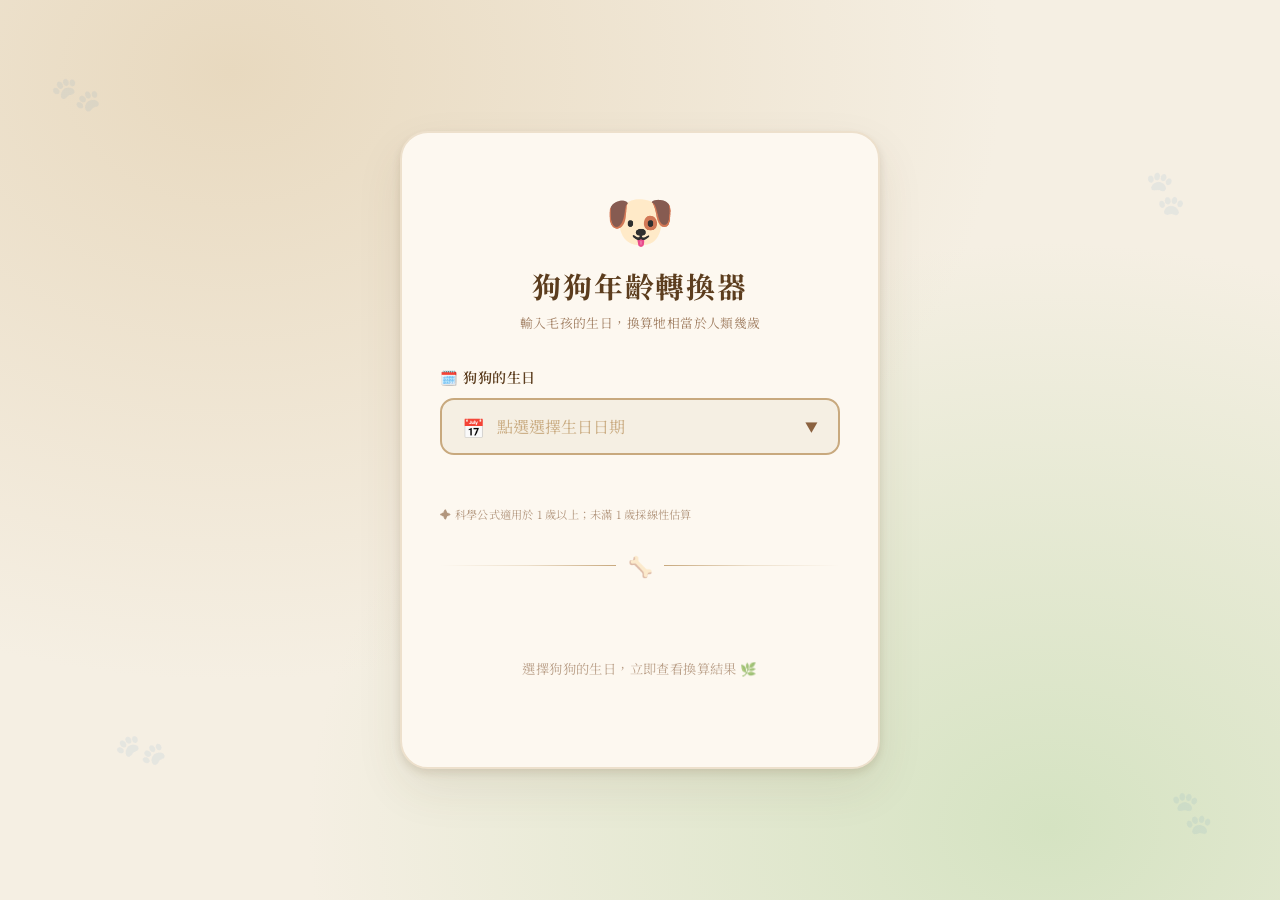
<file: hw9/index.html>
<!DOCTYPE html>
<html lang="zh-TW">
  <head>
    <meta charset="UTF-8" />
    <meta name="viewport" content="width=device-width, initial-scale=1.0" />
    <title>狗狗年齡轉換器</title>
    <!-- APP icon settings -->
    <link rel="icon" type="image/png" href="./icon.png">
    <link rel="apple-touch-icon" href="./icon.png">
    <link rel="apple-touch-icon" sizes="180x180" href="./icon.png">
    <!-- App icon settings end -->
    <link rel="preconnect" href="https://fonts.googleapis.com" />
    <link rel="preconnect" href="https://fonts.gstatic.com" crossorigin />
    <link
      href="https://fonts.googleapis.com/css2?family=Noto+Serif+TC:wght@400;600;700&display=swap"
      rel="stylesheet"
    />
    <style>
      :root {
        --cream: #f5efe3;
        --parchment: #ede0cc;
        --tan: #c8a97e;
        --brown: #8b6240;
        --dark-brown: #5c3d1e;
        --forest: #6b7c52;
        --sage: #9aad82;
        --moss: #d4dfc4;
        --warm-white: #fdf8f0;
        --shadow: rgba(92, 61, 30, 0.14);
      }
      *,
      *::before,
      *::after {
        box-sizing: border-box;
        margin: 0;
        padding: 0;
      }
      body {
        min-height: 100vh;
        background-color: var(--cream);
        background-image: radial-gradient(
            ellipse at 18% 8%,
            #e8d9bf 0%,
            transparent 52%
          ),
          radial-gradient(ellipse at 82% 92%, #d5e3c2 0%, transparent 50%);
        display: flex;
        align-items: center;
        justify-content: center;
        font-family: 'Noto Serif TC', serif;
        padding: 2rem 1rem;
      }

      /* bg paws */
      .bg-decor {
        position: fixed;
        inset: 0;
        pointer-events: none;
        overflow: hidden;
        z-index: 0;
      }
      .paw {
        position: absolute;
        font-size: 2.4rem;
        opacity: 0.065;
        animation: drift 12s ease-in-out infinite;
      }
      .p1 {
        top: 7%;
        left: 4%;
        animation-delay: 0s;
        transform: rotate(-15deg);
      }
      .p2 {
        top: 18%;
        right: 7%;
        animation-delay: 3s;
        transform: rotate(20deg);
      }
      .p3 {
        bottom: 14%;
        left: 9%;
        animation-delay: 6s;
        transform: rotate(-25deg);
      }
      .p4 {
        bottom: 7%;
        right: 5%;
        animation-delay: 9s;
        transform: rotate(15deg);
      }
      @keyframes drift {
        0%,
        100% {
          transform: translateY(0) rotate(-15deg);
        }
        50% {
          transform: translateY(-10px) rotate(-10deg);
        }
      }

      /* card */
      .card {
        position: relative;
        z-index: 1;
        background: var(--warm-white);
        border: 2px solid var(--parchment);
        border-radius: 28px;
        box-shadow: 0 4px 8px var(--shadow), 0 20px 48px rgba(92, 61, 30, 0.09);
        width: 100%;
        max-width: 480px;
        padding: 2.8rem 2.4rem 2.4rem;
        animation: slideUp 0.6s cubic-bezier(0.22, 1, 0.36, 1) both;
      }
      @keyframes slideUp {
        from {
          opacity: 0;
          transform: translateY(28px);
        }
        to {
          opacity: 1;
          transform: translateY(0);
        }
      }

      /* header */
      .header {
        text-align: center;
        margin-bottom: 2.2rem;
      }
      .dog-icon {
        font-size: 3.5rem;
        display: block;
        margin-bottom: 0.5rem;
        animation: bounce 2.4s ease-in-out infinite;
      }
      @keyframes bounce {
        0%,
        100% {
          transform: translateY(0);
        }
        50% {
          transform: translateY(-8px);
        }
      }
      h1 {
        font-size: 1.8rem;
        font-weight: 700;
        color: var(--dark-brown);
        letter-spacing: 0.06em;
      }
      .subtitle {
        margin-top: 0.4rem;
        font-size: 0.8rem;
        color: var(--brown);
        opacity: 0.82;
        letter-spacing: 0.03em;
      }

      /* input section */
      .input-section {
        margin-bottom: 1.8rem;
      }
      .field-label {
        display: flex;
        align-items: center;
        gap: 0.45rem;
        font-size: 0.88rem;
        font-weight: 600;
        color: var(--dark-brown);
        margin-bottom: 0.7rem;
        letter-spacing: 0.03em;
      }

      /* date trigger */
      .date-trigger {
        width: 100%;
        display: flex;
        align-items: center;
        gap: 0.75rem;
        padding: 0.85rem 1.2rem;
        background: var(--cream);
        border: 2px solid var(--tan);
        border-radius: 14px;
        cursor: pointer;
        transition: border-color 0.25s, box-shadow 0.25s, background 0.25s;
        font-family: 'Noto Serif TC', serif;
      }
      .date-trigger:hover {
        border-color: var(--forest);
        background: #fff;
      }
      .date-trigger.active {
        border-color: var(--forest);
        background: #fff;
        box-shadow: 0 0 0 4px rgba(107, 124, 82, 0.15);
      }
      .dt-icon {
        font-size: 1.15rem;
        flex-shrink: 0;
      }
      .dt-text {
        flex: 1;
        text-align: left;
        font-size: 1rem;
        font-weight: 600;
        color: var(--dark-brown);
      }
      .dt-text.ph {
        color: var(--tan);
        font-weight: 400;
      }
      .dt-arrow {
        font-size: 0.8rem;
        color: var(--brown);
        transition: transform 0.25s;
        flex-shrink: 0;
      }
      .dt-arrow.open {
        transform: rotate(180deg);
      }

      /* dog age tag */
      .dog-age-tag {
        display: inline-flex;
        align-items: center;
        gap: 0.35rem;
        margin-top: 0.65rem;
        background: var(--parchment);
        border: 1.5px solid var(--tan);
        border-radius: 50px;
        padding: 0.3rem 0.9rem;
        font-size: 0.78rem;
        font-weight: 600;
        color: var(--dark-brown);
        opacity: 0;
        transform: translateY(4px);
        transition: opacity 0.35s, transform 0.35s;
      }
      .dog-age-tag.visible {
        opacity: 1;
        transform: translateY(0);
      }
      .dog-age-tag .age-val {
        color: var(--forest);
        font-size: 0.92rem;
      }
      .hint {
        margin-top: 0.5rem;
        font-size: 0.7rem;
        color: var(--brown);
        opacity: 0.65;
        letter-spacing: 0.02em;
      }

      /* CALENDAR BACKDROP */
      .cal-backdrop {
        position: fixed;
        inset: 0;
        z-index: 200;
        display: none;
        align-items: center;
        justify-content: center;
        background: rgba(92, 61, 30, 0.2);
        backdrop-filter: blur(3px);
      }
      .cal-backdrop.open {
        display: flex;
        animation: fadeIn 0.18s ease;
      }
      @keyframes fadeIn {
        from {
          opacity: 0;
        }
        to {
          opacity: 1;
        }
      }

      /* CALENDAR POPUP */
      .cal-popup {
        background: var(--warm-white);
        border: 2px solid var(--parchment);
        border-radius: 22px;
        box-shadow: 0 10px 48px rgba(92, 61, 30, 0.25);
        width: 320px;
        max-width: 90vw;
        padding: 1.4rem 1.3rem 1.2rem;
        animation: popUp 0.28s cubic-bezier(0.34, 1.4, 0.64, 1) both;
      }
      @keyframes popUp {
        from {
          opacity: 0;
          transform: scale(0.88) translateY(18px);
        }
        to {
          opacity: 1;
          transform: scale(1) translateY(0);
        }
      }

      /* nav row */
      .cal-nav {
        display: flex;
        align-items: center;
        justify-content: space-between;
        margin-bottom: 1rem;
        gap: 0.4rem;
      }
      .cal-nav-btn {
        background: none;
        border: 1.5px solid var(--tan);
        border-radius: 8px;
        width: 30px;
        height: 30px;
        flex-shrink: 0;
        cursor: pointer;
        display: flex;
        align-items: center;
        justify-content: center;
        font-size: 0.85rem;
        color: var(--brown);
        transition: background 0.15s, border-color 0.15s;
      }
      .cal-nav-btn:hover {
        background: var(--parchment);
        border-color: var(--brown);
      }
      .cal-title-wrap {
        display: flex;
        align-items: center;
        gap: 0.4rem;
        flex: 1;
        justify-content: center;
      }
      .cal-sel {
        background: var(--cream);
        border: 1.5px solid var(--tan);
        border-radius: 8px;
        padding: 0.26rem 0.4rem;
        font-family: 'Noto Serif TC', serif;
        font-size: 0.85rem;
        font-weight: 600;
        color: var(--dark-brown);
        cursor: pointer;
        outline: none;
        appearance: none;
        -webkit-appearance: none;
        text-align: center;
        transition: border-color 0.18s;
      }
      .cal-sel:focus {
        border-color: var(--forest);
      }
      #yearSel {
        width: 72px;
      }
      #monthSel {
        width: 62px;
      }

      /* weekday header */
      .cal-weekdays {
        display: grid;
        grid-template-columns: repeat(7, 1fr);
        margin-bottom: 0.3rem;
      }
      .cal-wd {
        text-align: center;
        font-size: 0.66rem;
        font-weight: 600;
        color: var(--brown);
        opacity: 0.65;
        padding: 0.18rem 0;
      }

      /* days grid */
      .cal-days {
        display: grid;
        grid-template-columns: repeat(7, 1fr);
        gap: 1px;
      }
      .cal-day {
        aspect-ratio: 1;
        display: flex;
        align-items: center;
        justify-content: center;
        border-radius: 50%;
        font-size: 0.8rem;
        font-weight: 400;
        color: var(--dark-brown);
        cursor: pointer;
        border: none;
        background: none;
        font-family: 'Noto Serif TC', serif;
        transition: background 0.13s, color 0.13s;
        position: relative;
      }
      .cal-day:hover:not(.empty):not(.future) {
        background: var(--moss);
      }
      .cal-day.empty {
        pointer-events: none;
      }
      .cal-day.today {
        font-weight: 700;
        color: var(--forest);
      }
      .cal-day.today::after {
        content: '';
        position: absolute;
        bottom: 3px;
        left: 50%;
        transform: translateX(-50%);
        width: 4px;
        height: 4px;
        border-radius: 50%;
        background: var(--sage);
      }
      .cal-day.selected {
        background: var(--forest) !important;
        color: #fff !important;
        font-weight: 700;
      }
      .cal-day.future {
        color: var(--tan);
        cursor: not-allowed;
        opacity: 0.38;
      }
      .cal-day.other-month {
        opacity: 0.3;
      }

      /* footer */
      .cal-footer {
        margin-top: 0.9rem;
        padding-top: 0.8rem;
        border-top: 1.5px solid var(--parchment);
        display: flex;
        align-items: center;
        gap: 0.6rem;
      }
      .cal-cancel {
        background: none;
        border: 1.5px solid var(--tan);
        border-radius: 10px;
        padding: 0.48rem 0.85rem;
        font-family: 'Noto Serif TC', serif;
        font-size: 0.8rem;
        color: var(--brown);
        cursor: pointer;
        transition: background 0.18s;
        flex-shrink: 0;
      }
      .cal-cancel:hover {
        background: var(--parchment);
      }
      .cal-confirm {
        flex: 1;
        background: var(--forest);
        color: #fff;
        border: none;
        border-radius: 10px;
        padding: 0.5rem 0;
        font-family: 'Noto Serif TC', serif;
        font-size: 0.83rem;
        font-weight: 700;
        cursor: pointer;
        letter-spacing: 0.04em;
        transition: background 0.18s;
      }
      .cal-confirm:hover {
        background: var(--dark-brown);
      }
      .cal-confirm:disabled {
        background: var(--tan);
        cursor: not-allowed;
      }

      /* divider */
      .divider {
        display: flex;
        align-items: center;
        gap: 0.7rem;
        margin: 0 0 1.8rem;
      }
      .divider::before,
      .divider::after {
        content: '';
        flex: 1;
        height: 1.5px;
        background: linear-gradient(
          to right,
          transparent,
          var(--parchment),
          var(--tan)
        );
      }
      .divider::after {
        background: linear-gradient(
          to left,
          transparent,
          var(--parchment),
          var(--tan)
        );
      }
      .div-icon {
        font-size: 1.25rem;
        flex-shrink: 0;
      }

      /* result */
      .result-section {
        min-height: 120px;
      }
      .placeholder {
        display: flex;
        align-items: center;
        justify-content: center;
        min-height: 120px;
        text-align: center;
        font-size: 0.83rem;
        color: var(--brown);
        opacity: 0.58;
        letter-spacing: 0.03em;
      }
      .result-card {
        background: linear-gradient(135deg, var(--moss) 0%, #eaf2da 100%);
        border: 1.5px solid var(--sage);
        border-radius: 20px;
        padding: 1.6rem 1.4rem 1.4rem;
        text-align: center;
        display: none;
      }
      .result-card.show {
        display: block;
        animation: popIn 0.45s cubic-bezier(0.34, 1.56, 0.64, 1) both;
      }
      @keyframes popIn {
        from {
          opacity: 0;
          transform: scale(0.88);
        }
        to {
          opacity: 1;
          transform: scale(1);
        }
      }
      .r-label {
        font-size: 0.8rem;
        color: var(--forest);
        font-weight: 600;
        letter-spacing: 0.05em;
        margin-bottom: 0.15rem;
      }
      .r-age {
        font-size: 4.2rem;
        font-weight: 700;
        color: var(--dark-brown);
        line-height: 1.05;
        letter-spacing: -0.02em;
      }
      .r-unit {
        font-size: 1rem;
        color: var(--forest);
        font-weight: 600;
        margin-bottom: 0.8rem;
      }
      .life-stage {
        display: inline-block;
        background: var(--brown);
        color: var(--warm-white);
        font-size: 0.78rem;
        font-weight: 700;
        padding: 0.3rem 1rem;
        border-radius: 50px;
        letter-spacing: 0.06em;
        margin-bottom: 0.7rem;
      }
      .r-desc {
        font-size: 0.8rem;
        color: var(--dark-brown);
        line-height: 1.75;
        margin-bottom: 1rem;
        opacity: 0.85;
        padding: 0 0.5rem;
      }
      .formula-box {
        background: rgba(255, 255, 255, 0.6);
        border-radius: 10px;
        padding: 0.5rem 0.9rem;
        font-size: 0.72rem;
        color: var(--brown);
        display: flex;
        gap: 0.4rem;
        justify-content: center;
        flex-wrap: wrap;
        margin-bottom: 0.35rem;
      }
      .formula-text {
        font-weight: 700;
        color: var(--forest);
      }
      .formula-src {
        font-size: 0.65rem;
        color: var(--brown);
        opacity: 0.5;
      }

      @media (max-width: 500px) {
        .card {
          padding: 2.2rem 1.5rem 2rem;
        }
        h1 {
          font-size: 1.5rem;
        }
        .r-age {
          font-size: 3.5rem;
        }
      }
    </style>
  </head>
  <body>
    <div class="bg-decor">
      <span class="paw p1">🐾</span>
      <span class="paw p2">🐾</span>
      <span class="paw p3">🐾</span>
      <span class="paw p4">🐾</span>
    </div>

    <main class="card">
      <div class="header">
        <span class="dog-icon">🐶</span>
        <h1>狗狗年齡轉換器</h1>
        <p class="subtitle">輸入毛孩的生日，換算牠相當於人類幾歲</p>
      </div>

      <section class="input-section">
        <p class="field-label">🗓️ 狗狗的生日</p>
        <button
          class="date-trigger"
          id="dateTrigger"
          type="button"
          onclick="openCal()"
        >
          <span class="dt-icon">📅</span>
          <span class="dt-text ph" id="dtText">點選選擇生日日期</span>
          <span class="dt-arrow" id="dtArrow">▼</span>
        </button>
        <div class="dog-age-tag" id="dogAgeTag">
          <span>🐕 目前狗狗年齡</span>
          <span class="age-val" id="dogAgeVal">—</span>
          <span>歲</span>
        </div>
        <p class="hint">✦ 科學公式適用於 1 歲以上；未滿 1 歲採線性估算</p>
      </section>

      <div class="divider"><span class="div-icon">🦴</span></div>

      <section class="result-section">
        <div class="placeholder" id="placeholder">
          選擇狗狗的生日，立即查看換算結果 🌿
        </div>
        <div class="result-card" id="resultCard">
          <p class="r-label">相當於人類</p>
          <div class="r-age" id="resultAge">—</div>
          <p class="r-unit">歲</p>
          <div class="life-stage" id="lifeStage"></div>
          <p class="r-desc" id="resultDesc"></p>
          <div class="formula-box">
            <span>公式：</span>
            <span class="formula-text">人類年齡 = 16 × ln（狗齡）+ 31</span>
          </div>
          <p class="formula-src">
            來源：加州大學聖地牙哥分校 表觀遺傳學研究（2019）
          </p>
        </div>
      </section>
    </main>

    <!-- 月曆彈窗 -->
    <div class="cal-backdrop" id="calBackdrop" onclick="backdropClick(event)">
      <div class="cal-popup" id="calPopup">
        <div class="cal-nav">
          <button class="cal-nav-btn" onclick="shiftMonth(-1)" title="上個月">
            ◀
          </button>
          <div class="cal-title-wrap">
            <select
              class="cal-sel"
              id="yearSel"
              onchange="onYearChange()"
            ></select>
            <select
              class="cal-sel"
              id="monthSel"
              onchange="onMonthChange()"
            ></select>
          </div>
          <button class="cal-nav-btn" onclick="shiftMonth(1)" title="下個月">
            ▶
          </button>
        </div>

        <div class="cal-weekdays">
          <div class="cal-wd">日</div>
          <div class="cal-wd">一</div>
          <div class="cal-wd">二</div>
          <div class="cal-wd">三</div>
          <div class="cal-wd">四</div>
          <div class="cal-wd">五</div>
          <div class="cal-wd">六</div>
        </div>
        <div class="cal-days" id="calDays"></div>

        <div class="cal-footer">
          <button class="cal-cancel" onclick="closeCal()">取消</button>
          <button
            class="cal-confirm"
            id="confirmBtn"
            onclick="confirmDate()"
            disabled
          >
            確認選擇
          </button>
        </div>
      </div>
    </div>

    <script>
      var TODAY = new Date();
      var viewYear = TODAY.getFullYear();
      var viewMonth = TODAY.getMonth();
      var selectedDate = null;
      var pendingDate = null;

      var STORAGE_KEY = 'dogBirthday';

      // ── init: 從 localStorage 讀取上次儲存的生日 ──────────────────
      function loadSavedBirthday() {
        var saved = localStorage.getItem(STORAGE_KEY);
        if (!saved) return;
        var d = new Date(saved);
        if (isNaN(d.getTime()) || d > TODAY) return;
        selectedDate = d;
        var el = document.getElementById('dtText');
        el.classList.remove('ph');
        el.textContent =
          selectedDate.getFullYear() +
          ' / ' +
          String(selectedDate.getMonth() + 1).padStart(2, '0') +
          ' / ' +
          String(selectedDate.getDate()).padStart(2, '0');
        showResult();
      }

      // ── open / close ───────────────────────────────────────────
      function openCal() {
        var base = selectedDate || TODAY;
        viewYear = base.getFullYear();
        viewMonth = base.getMonth();
        pendingDate = selectedDate ? new Date(selectedDate) : null;
        buildSelects();
        renderGrid();
        document.getElementById('calBackdrop').classList.add('open');
        document.getElementById('dateTrigger').classList.add('active');
        document.getElementById('dtArrow').classList.add('open');
        document.getElementById('confirmBtn').disabled = !pendingDate;
      }
      function closeCal() {
        document.getElementById('calBackdrop').classList.remove('open');
        document.getElementById('dateTrigger').classList.remove('active');
        document.getElementById('dtArrow').classList.remove('open');
      }
      function backdropClick(e) {
        if (e.target === document.getElementById('calBackdrop')) closeCal();
      }

      // ── selects ────────────────────────────────────────────────
      function buildSelects() {
        var ySel = document.getElementById('yearSel');
        var mSel = document.getElementById('monthSel');

        ySel.innerHTML = '';
        var maxY = TODAY.getFullYear();
        var minY = maxY - 30;
        for (var y = maxY; y >= minY; y--) {
          var o = document.createElement('option');
          o.value = y;
          o.textContent = y;
          if (y === viewYear) o.selected = true;
          ySel.appendChild(o);
        }

        var mNames = [
          '1月',
          '2月',
          '3月',
          '4月',
          '5月',
          '6月',
          '7月',
          '8月',
          '9月',
          '10月',
          '11月',
          '12月',
        ];
        mSel.innerHTML = '';
        var maxM = viewYear === TODAY.getFullYear() ? TODAY.getMonth() : 11;
        for (var m = 0; m <= maxM; m++) {
          var o2 = document.createElement('option');
          o2.value = m;
          o2.textContent = mNames[m];
          if (m === viewMonth) o2.selected = true;
          mSel.appendChild(o2);
        }
      }
      function onYearChange() {
        viewYear = parseInt(document.getElementById('yearSel').value);
        if (viewYear === TODAY.getFullYear() && viewMonth > TODAY.getMonth()) {
          viewMonth = TODAY.getMonth();
        }
        buildSelects();
        renderGrid();
      }
      function onMonthChange() {
        viewMonth = parseInt(document.getElementById('monthSel').value);
        renderGrid();
      }
      function shiftMonth(d) {
        viewMonth += d;
        if (viewMonth > 11) {
          viewMonth = 0;
          viewYear++;
        }
        if (viewMonth < 0) {
          viewMonth = 11;
          viewYear--;
        }
        if (
          viewYear > TODAY.getFullYear() ||
          (viewYear === TODAY.getFullYear() && viewMonth > TODAY.getMonth())
        ) {
          viewYear = TODAY.getFullYear();
          viewMonth = TODAY.getMonth();
        }
        var minYear = TODAY.getFullYear() - 30;
        if (viewYear < minYear) {
          viewYear = minYear;
          viewMonth = 0;
        }
        buildSelects();
        renderGrid();
      }

      // ── render grid ────────────────────────────────────────────
      function sameDay(a, b) {
        return (
          a.getFullYear() === b.getFullYear() &&
          a.getMonth() === b.getMonth() &&
          a.getDate() === b.getDate()
        );
      }
      function renderGrid() {
        var grid = document.getElementById('calDays');
        grid.innerHTML = '';

        var firstDay = new Date(viewYear, viewMonth, 1).getDay();
        var daysInMonth = new Date(viewYear, viewMonth + 1, 0).getDate();

        for (var i = 0; i < firstDay; i++) {
          var blank = document.createElement('button');
          blank.className = 'cal-day empty';
          blank.textContent = '';
          grid.appendChild(blank);
        }
        for (var day = 1; day <= daysInMonth; day++) {
          var btn = document.createElement('button');
          var thisD = new Date(viewYear, viewMonth, day);
          var cls = 'cal-day';
          if (thisD > TODAY) cls += ' future';
          if (sameDay(thisD, TODAY)) cls += ' today';
          if (pendingDate && sameDay(thisD, pendingDate)) cls += ' selected';
          btn.className = cls;
          btn.textContent = day;
          if (thisD <= TODAY) {
            (function (dt) {
              btn.addEventListener('click', function () {
                pickDay(dt);
              });
            })(new Date(viewYear, viewMonth, day));
          }
          grid.appendChild(btn);
        }
      }
      function pickDay(dt) {
        pendingDate = dt;
        renderGrid();
        document.getElementById('confirmBtn').disabled = false;
      }

      // ── confirm ────────────────────────────────────────────────
      function confirmDate() {
        if (!pendingDate) return;
        selectedDate = new Date(pendingDate);

        // 儲存到 localStorage
        localStorage.setItem(STORAGE_KEY, selectedDate.toISOString());

        var el = document.getElementById('dtText');
        el.classList.remove('ph');
        el.textContent =
          selectedDate.getFullYear() +
          ' / ' +
          String(selectedDate.getMonth() + 1).padStart(2, '0') +
          ' / ' +
          String(selectedDate.getDate()).padStart(2, '0');

        closeCal();
        showResult();
      }

      // ── formula & result ───────────────────────────────────────
      function dogYearsFrom(birthday) {
        return (TODAY - birthday) / (1000 * 60 * 60 * 24 * 365.25);
      }
      function toHuman(yrs) {
        if (yrs <= 0) return null;
        return yrs < 1
          ? Math.round(yrs * 31)
          : Math.round(16 * Math.log(yrs) + 31);
      }
      function getStage(h) {
        if (h < 13)
          return [
            '幼年期 🐣',
            '正在快速成長，充滿好奇心，每一天都是新發現的冒險！',
          ];
        if (h < 20)
          return [
            '青少年期 🌱',
            '精力旺盛、愛玩耍，正處於探索世界的美好年紀。',
          ];
        if (h < 35)
          return ['青年期 🌿', '體力充沛、學習力強，是毛孩最活躍的黃金歲月。'];
        if (h < 50)
          return [
            '壯年期 🌳',
            '穩重成熟、個性鮮明，與主人默契十足的最佳夥伴。',
          ];
        if (h < 65)
          return [
            '中年期 🍂',
            '需要開始多留意健康，規律飲食與溫和運動是關鍵。',
          ];
        if (h < 80)
          return [
            '熟齡期 🌾',
            '步調放緩，需要更多關愛，定期健檢讓毛孩安心老去。',
          ];
        return [
          '高齡期 🌸',
          '是家中最珍貴的老寶貝，每一刻的陪伴都值得好好珍惜。',
        ];
      }
      function showResult() {
        var yrs = dogYearsFrom(selectedDate);
        var hAge = toHuman(yrs);
        var tag = document.getElementById('dogAgeTag');
        var ph = document.getElementById('placeholder');
        var rc = document.getElementById('resultCard');

        if (!hAge || yrs <= 0) {
          tag.classList.remove('visible');
          ph.style.display = 'flex';
          rc.classList.remove('show');
          return;
        }

        document.getElementById('dogAgeVal').textContent = yrs.toFixed(1);
        tag.classList.add('visible');

        var sg = getStage(hAge);
        document.getElementById('resultAge').textContent = hAge;
        document.getElementById('lifeStage').textContent = sg[0];
        document.getElementById('resultDesc').textContent = sg[1];

        ph.style.display = 'none';
        rc.classList.remove('show');
        void rc.offsetWidth;
        rc.classList.add('show');
      }

      // 頁面載入時自動還原上次的生日
      loadSavedBirthday();
    </script>
  </body>
</html>
</file>
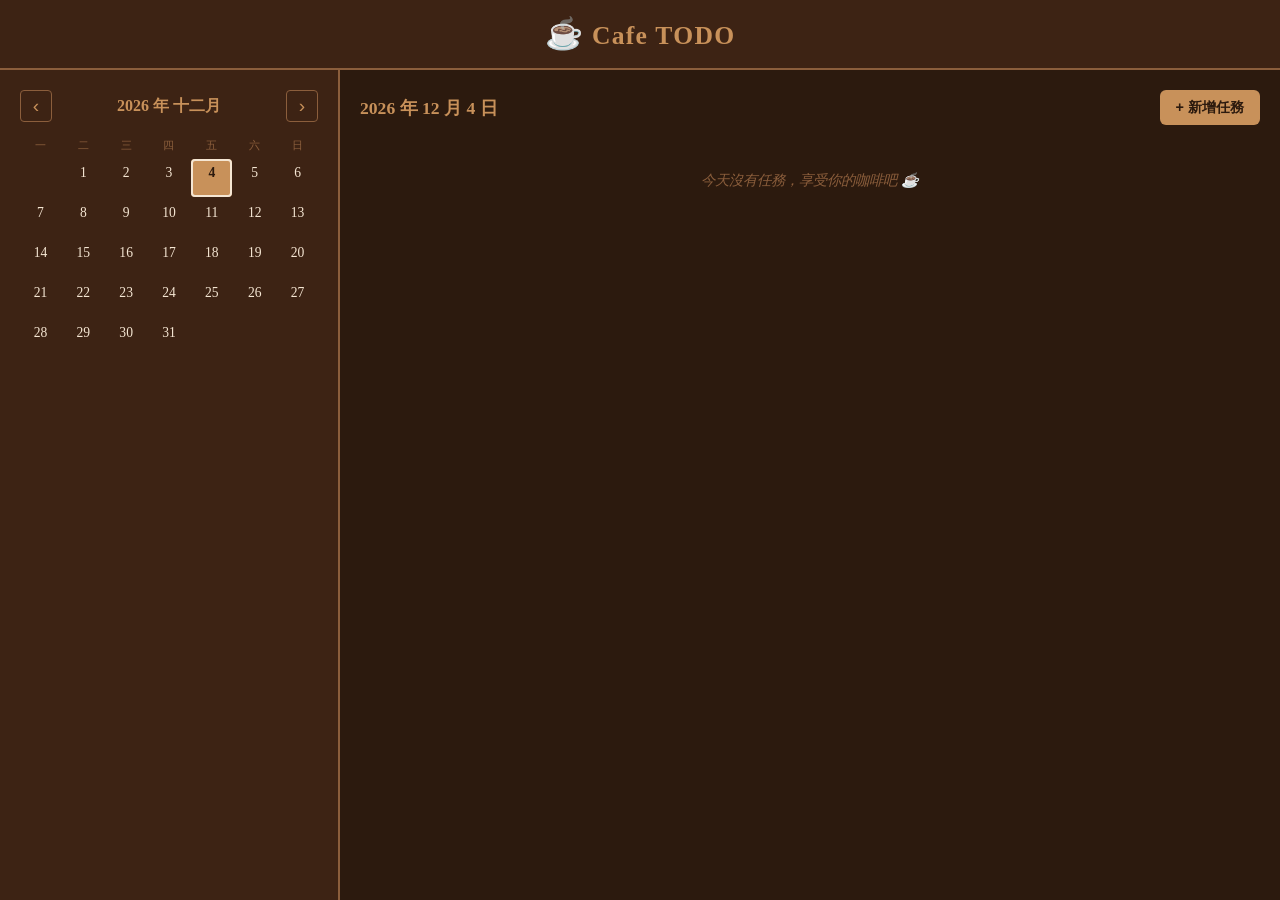
<file: dailyHW/hw15/index.html>
<!DOCTYPE html>
<html lang="zh-TW">
<head>
  <meta charset="UTF-8" />
  <meta name="viewport" content="width=device-width, initial-scale=1.0" />
  <title>Cafe TODO ☕</title>
  <link rel="stylesheet" href="css/style.css" />
  <link rel="icon" type="image/png" href="./icon.png">
  <link rel="apple-touch-icon" href="./icon.png">
  <link rel="apple-touch-icon" sizes="180x180" href="./icon.png">
</head>
<body>

  <!-- Header -->
  <header>
    <h1><span>☕</span>Cafe TODO</h1>
  </header>

  <!-- Notification disabled banner -->
  <div id="notification-banner">
    通知權限已被拒絕。請在瀏覽器設定中允許通知以接收提醒。
  </div>

  <!-- Main layout -->
  <main>
    <!-- Left: Calendar Panel -->
    <section id="calendar-panel" aria-label="月曆">
      <div id="calendar-nav">
        <button id="btn-prev-month" aria-label="上個月">&#8249;</button>
        <span id="calendar-month-label"></span>
        <button id="btn-next-month" aria-label="下個月">&#8250;</button>
      </div>
      <div id="calendar-grid" role="grid" aria-label="日期選擇"></div>
    </section>

    <!-- Right: Task Panel -->
    <section id="task-panel" aria-label="任務清單">
      <div id="task-panel-header">
        <span id="selected-date-label"></span>
        <button id="btn-add-task">+ 新增任務</button>
      </div>
      <div id="task-list" role="list"></div>
    </section>
  </main>

  <!-- Add/Edit Task Modal -->
  <div id="task-modal" class="modal-overlay" role="dialog" aria-modal="true" aria-labelledby="task-modal-title">
    <div class="modal-box">
      <h2 id="task-modal-title">新增任務</h2>
      <div class="form-group">
        <label for="task-title-input">標題 *</label>
        <input type="text" id="task-title-input" placeholder="任務名稱" maxlength="200" />
      </div>
      <div class="form-group">
        <label for="task-date-input">日期 *</label>
        <input type="date" id="task-date-input" />
      </div>
      <div class="form-group">
        <label for="task-alarm-input">提醒時間（選填）</label>
        <input type="time" id="task-alarm-input" />
      </div>
      <div class="form-error" id="task-form-error" aria-live="polite"></div>
      <div class="modal-actions">
        <button class="btn-cancel" id="btn-task-cancel">取消</button>
        <button class="btn-save" id="btn-task-save">儲存</button>
      </div>
    </div>
  </div>

  <!-- Startup Reminder Modal -->
  <div id="reminder-modal" class="modal-overlay" role="dialog" aria-modal="true" aria-labelledby="reminder-title">
    <div class="modal-box">
      <h2 id="reminder-title">☕ 今日待辦提醒</h2>
      <div id="reminder-task-list"></div>
      <div class="modal-actions">
        <button class="btn-save" id="btn-reminder-confirm">了解，開始今天！</button>
      </div>
    </div>
  </div>

  <!-- JS: load order matters — notifications before app, calendar before app -->
  <script src="js/notifications.js"></script>
  <script src="js/calendar.js"></script>
  <script src="js/app.js"></script>
</body>
</html>
</file>
<file: dailyHW/hw15/css/style.css>
/* ===== CSS Custom Properties — Cafe Wooden Theme ===== */
:root {
  --bg-main: #2C1A0E;  /* 深焙咖啡棕 */
  --bg-card: #3D2314;  /* 木質深棕 */
  --accent:  #C8915A;  /* 焦糖木色 */
  --text:    #F5E6D3;  /* 奶泡米白 */
  --border:  #8B5E3C;  /* 中木棕 */
  --done:    #6B8F5E;  /* 苔蘚綠 */
  --alert:   #C0392B;  /* 沉紅 */
}

/* ===== Reset & Base ===== */
*, *::before, *::after {
  box-sizing: border-box;
  margin: 0;
  padding: 0;
}

body {
  font-family: 'Georgia', serif;
  background-color: var(--bg-main);
  color: var(--text);
  min-height: 100vh;
  display: flex;
  flex-direction: column;
}

/* ===== Header ===== */
header {
  background-color: var(--bg-card);
  border-bottom: 2px solid var(--border);
  padding: 16px 24px;
  text-align: center;
}

header h1 {
  font-size: 1.6rem;
  color: var(--accent);
  letter-spacing: 0.05em;
}

header h1 span {
  font-size: 1.2em;
  margin-right: 8px;
}

/* ===== Notification Banner ===== */
#notification-banner {
  display: none;
  background-color: var(--alert);
  color: #fff;
  padding: 10px 20px;
  text-align: center;
  font-size: 0.9rem;
}

#notification-banner.visible {
  display: block;
}

/* ===== Main Layout — 2-column Desktop ===== */
main {
  display: flex;
  flex: 1;
  gap: 0;
}

/* ===== Calendar Panel ===== */
#calendar-panel {
  width: 340px;
  min-width: 300px;
  background-color: var(--bg-card);
  border-right: 2px solid var(--border);
  padding: 20px;
  display: flex;
  flex-direction: column;
  gap: 12px;
}

/* Calendar Header */
#calendar-nav {
  display: flex;
  align-items: center;
  justify-content: space-between;
}

#calendar-nav button {
  background: none;
  border: 1px solid var(--border);
  color: var(--accent);
  font-size: 1.2rem;
  width: 32px;
  height: 32px;
  border-radius: 4px;
  cursor: pointer;
  transition: background 0.2s;
}

#calendar-nav button:hover {
  background-color: var(--border);
}

#calendar-month-label {
  font-size: 1rem;
  color: var(--accent);
  font-weight: bold;
}

/* Calendar Grid */
#calendar-grid {
  display: grid;
  grid-template-columns: repeat(7, 1fr);
  gap: 2px;
}

.cal-dow {
  text-align: center;
  font-size: 0.7rem;
  color: var(--border);
  padding: 4px 0;
  text-transform: uppercase;
}

.cal-day {
  position: relative;
  text-align: center;
  padding: 6px 2px 10px;
  border-radius: 4px;
  cursor: pointer;
  font-size: 0.85rem;
  transition: background 0.15s;
  min-height: 38px;
}

.cal-day:hover {
  background-color: var(--border);
}

.cal-day.today {
  background-color: var(--accent);
  color: var(--bg-main);
  font-weight: bold;
}

.cal-day.selected {
  outline: 2px solid var(--accent);
  outline-offset: -2px;
}

.cal-day.today.selected {
  outline: 2px solid var(--text);
  outline-offset: -2px;
}

.cal-day.other-month {
  opacity: 0.3;
  cursor: default;
}

/* Task indicator dots */
.cal-dot {
  position: absolute;
  bottom: 3px;
  left: 50%;
  transform: translateX(-50%);
  width: 6px;
  height: 6px;
  border-radius: 50%;
}

.cal-dot.pending {
  background-color: var(--alert);
}

.cal-dot.done {
  background-color: var(--done);
}

/* ===== Task Panel ===== */
#task-panel {
  flex: 1;
  padding: 20px;
  display: flex;
  flex-direction: column;
  gap: 16px;
  overflow-y: auto;
}

#task-panel-header {
  display: flex;
  align-items: center;
  justify-content: space-between;
  flex-wrap: wrap;
  gap: 8px;
}

#selected-date-label {
  font-size: 1.1rem;
  color: var(--accent);
  font-weight: bold;
}

#btn-add-task {
  background-color: var(--accent);
  color: var(--bg-main);
  border: none;
  padding: 8px 16px;
  border-radius: 6px;
  cursor: pointer;
  font-size: 0.9rem;
  font-weight: bold;
  transition: opacity 0.2s;
}

#btn-add-task:hover {
  opacity: 0.85;
}

/* ===== Task List ===== */
#task-list {
  display: flex;
  flex-direction: column;
  gap: 10px;
}

.task-item {
  background-color: var(--bg-card);
  border: 1px solid var(--border);
  border-radius: 8px;
  padding: 12px 14px;
  display: flex;
  align-items: center;
  gap: 10px;
}

.task-item input[type="checkbox"] {
  width: 18px;
  height: 18px;
  accent-color: var(--done);
  cursor: pointer;
  flex-shrink: 0;
}

.task-info {
  flex: 1;
  min-width: 0;
}

.task-title {
  font-size: 0.95rem;
  word-break: break-word;
}

.task-title.completed {
  text-decoration: line-through;
  color: var(--done);
}

.task-alarm {
  font-size: 0.75rem;
  color: var(--border);
  margin-top: 3px;
}

.task-actions {
  display: flex;
  gap: 6px;
  flex-shrink: 0;
}

.btn-icon {
  background: none;
  border: 1px solid var(--border);
  color: var(--text);
  width: 28px;
  height: 28px;
  border-radius: 4px;
  cursor: pointer;
  font-size: 0.85rem;
  display: flex;
  align-items: center;
  justify-content: center;
  transition: background 0.15s;
}

.btn-icon:hover {
  background-color: var(--border);
}

.btn-icon.delete:hover {
  background-color: var(--alert);
  border-color: var(--alert);
}

.task-empty {
  color: var(--border);
  text-align: center;
  padding: 30px 0;
  font-style: italic;
  font-size: 0.9rem;
}

/* ===== Modal (Add/Edit Task) ===== */
.modal-overlay {
  display: none;
  position: fixed;
  inset: 0;
  background: rgba(0, 0, 0, 0.65);
  z-index: 100;
  align-items: center;
  justify-content: center;
}

.modal-overlay.open {
  display: flex;
}

.modal-box {
  background-color: var(--bg-card);
  border: 1px solid var(--border);
  border-radius: 10px;
  padding: 24px;
  width: 360px;
  max-width: 95vw;
  display: flex;
  flex-direction: column;
  gap: 16px;
}

.modal-box h2 {
  color: var(--accent);
  font-size: 1.1rem;
}

.form-group {
  display: flex;
  flex-direction: column;
  gap: 5px;
}

.form-group label {
  font-size: 0.8rem;
  color: var(--border);
  text-transform: uppercase;
  letter-spacing: 0.05em;
}

.form-group input {
  background-color: var(--bg-main);
  border: 1px solid var(--border);
  border-radius: 5px;
  color: var(--text);
  padding: 8px 10px;
  font-size: 0.95rem;
  font-family: inherit;
}

.form-group input:focus {
  outline: none;
  border-color: var(--accent);
}

.form-error {
  font-size: 0.8rem;
  color: var(--alert);
  min-height: 1.1em;
}

.modal-actions {
  display: flex;
  gap: 10px;
  justify-content: flex-end;
}

.btn-cancel {
  background: none;
  border: 1px solid var(--border);
  color: var(--text);
  padding: 8px 16px;
  border-radius: 6px;
  cursor: pointer;
  font-size: 0.9rem;
  transition: background 0.15s;
}

.btn-cancel:hover {
  background-color: var(--border);
}

.btn-save {
  background-color: var(--accent);
  color: var(--bg-main);
  border: none;
  padding: 8px 16px;
  border-radius: 6px;
  cursor: pointer;
  font-size: 0.9rem;
  font-weight: bold;
  transition: opacity 0.2s;
}

.btn-save:hover {
  opacity: 0.85;
}

/* ===== Startup Reminder Modal ===== */
#reminder-modal .modal-box {
  max-height: 80vh;
  overflow-y: auto;
}

#reminder-modal h2 {
  font-size: 1.1rem;
}

#reminder-task-list {
  display: flex;
  flex-direction: column;
  gap: 8px;
}

.reminder-task-item {
  background-color: var(--bg-main);
  border: 1px solid var(--border);
  border-radius: 6px;
  padding: 10px 12px;
}

.reminder-task-item .r-title {
  font-size: 0.9rem;
}

.reminder-task-item .r-alarm {
  font-size: 0.75rem;
  color: var(--border);
  margin-top: 2px;
}

/* ===== RWD — 640px breakpoint ===== */
@media (max-width: 640px) {
  main {
    flex-direction: column;
  }

  #calendar-panel {
    width: 100%;
    min-width: unset;
    border-right: none;
    border-bottom: 2px solid var(--border);
  }

  #task-panel {
    padding: 16px;
  }

  header h1 {
    font-size: 1.3rem;
  }
}
</file>
